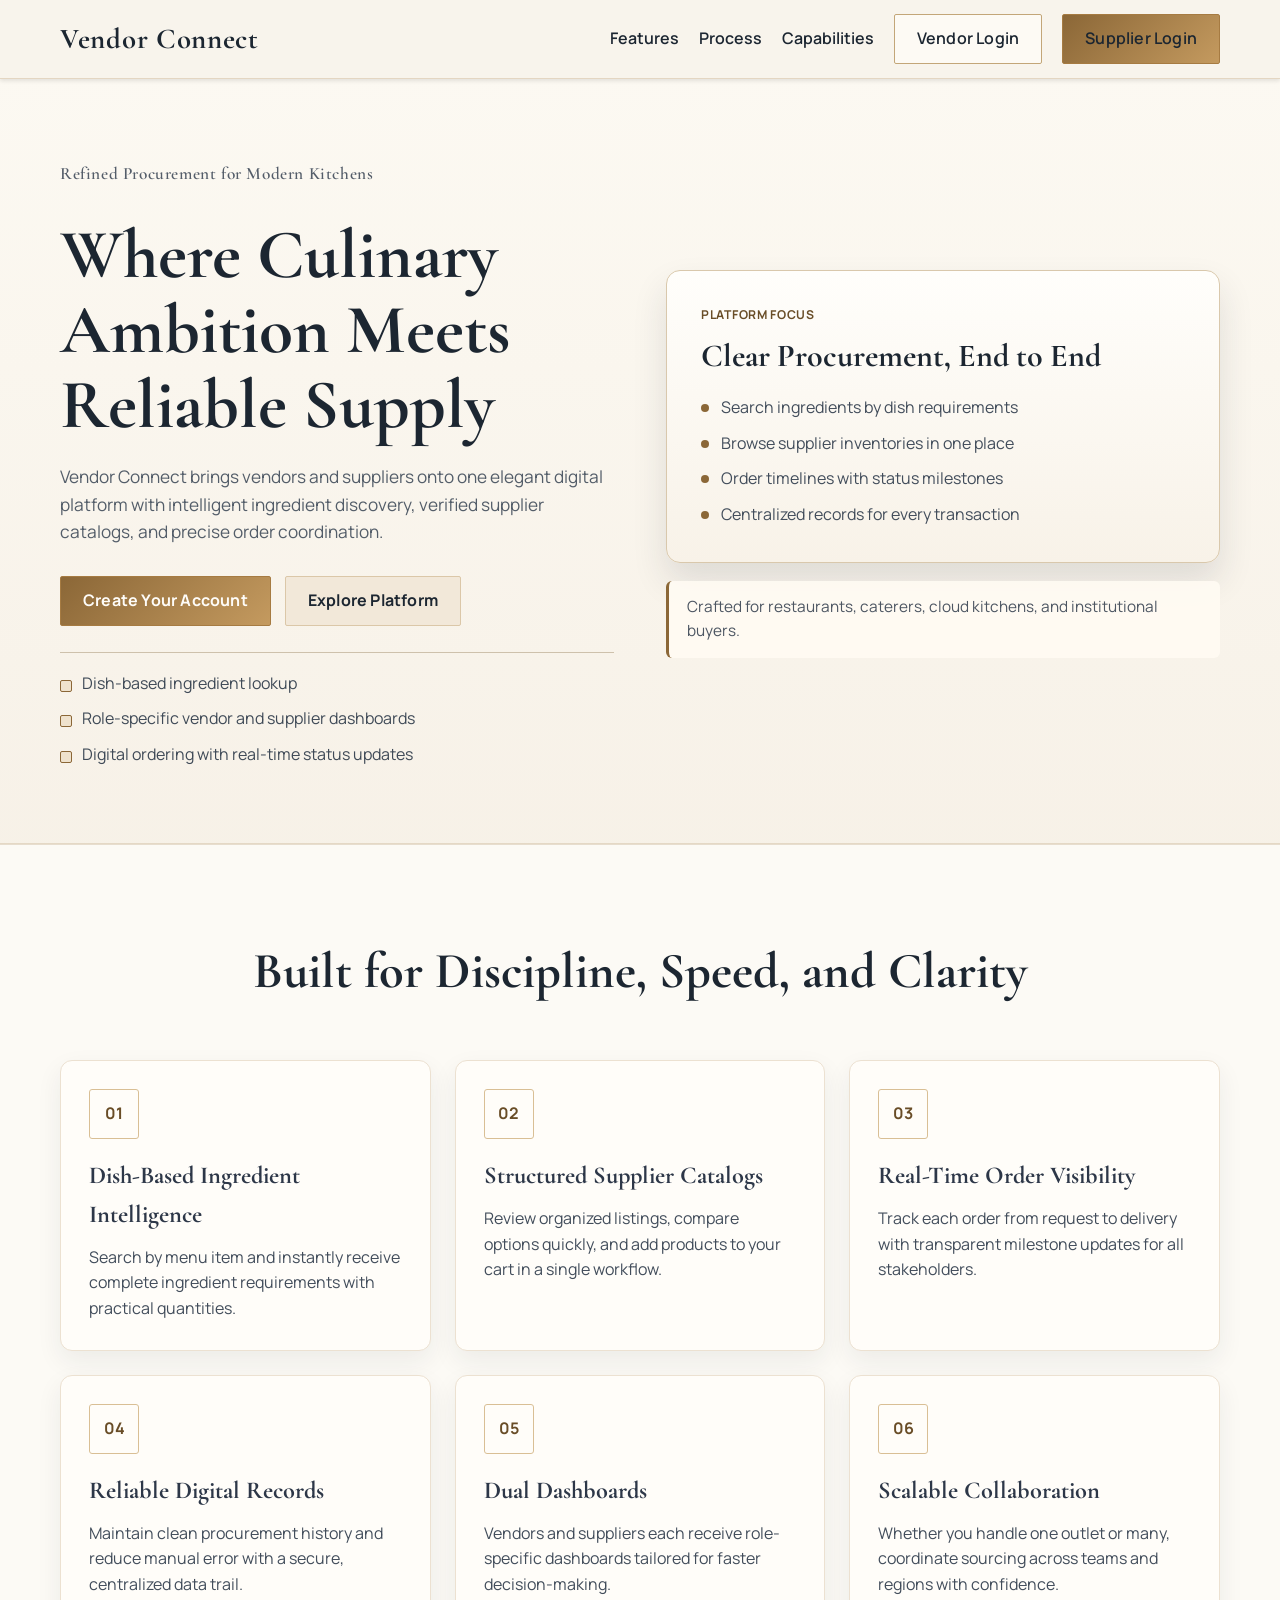
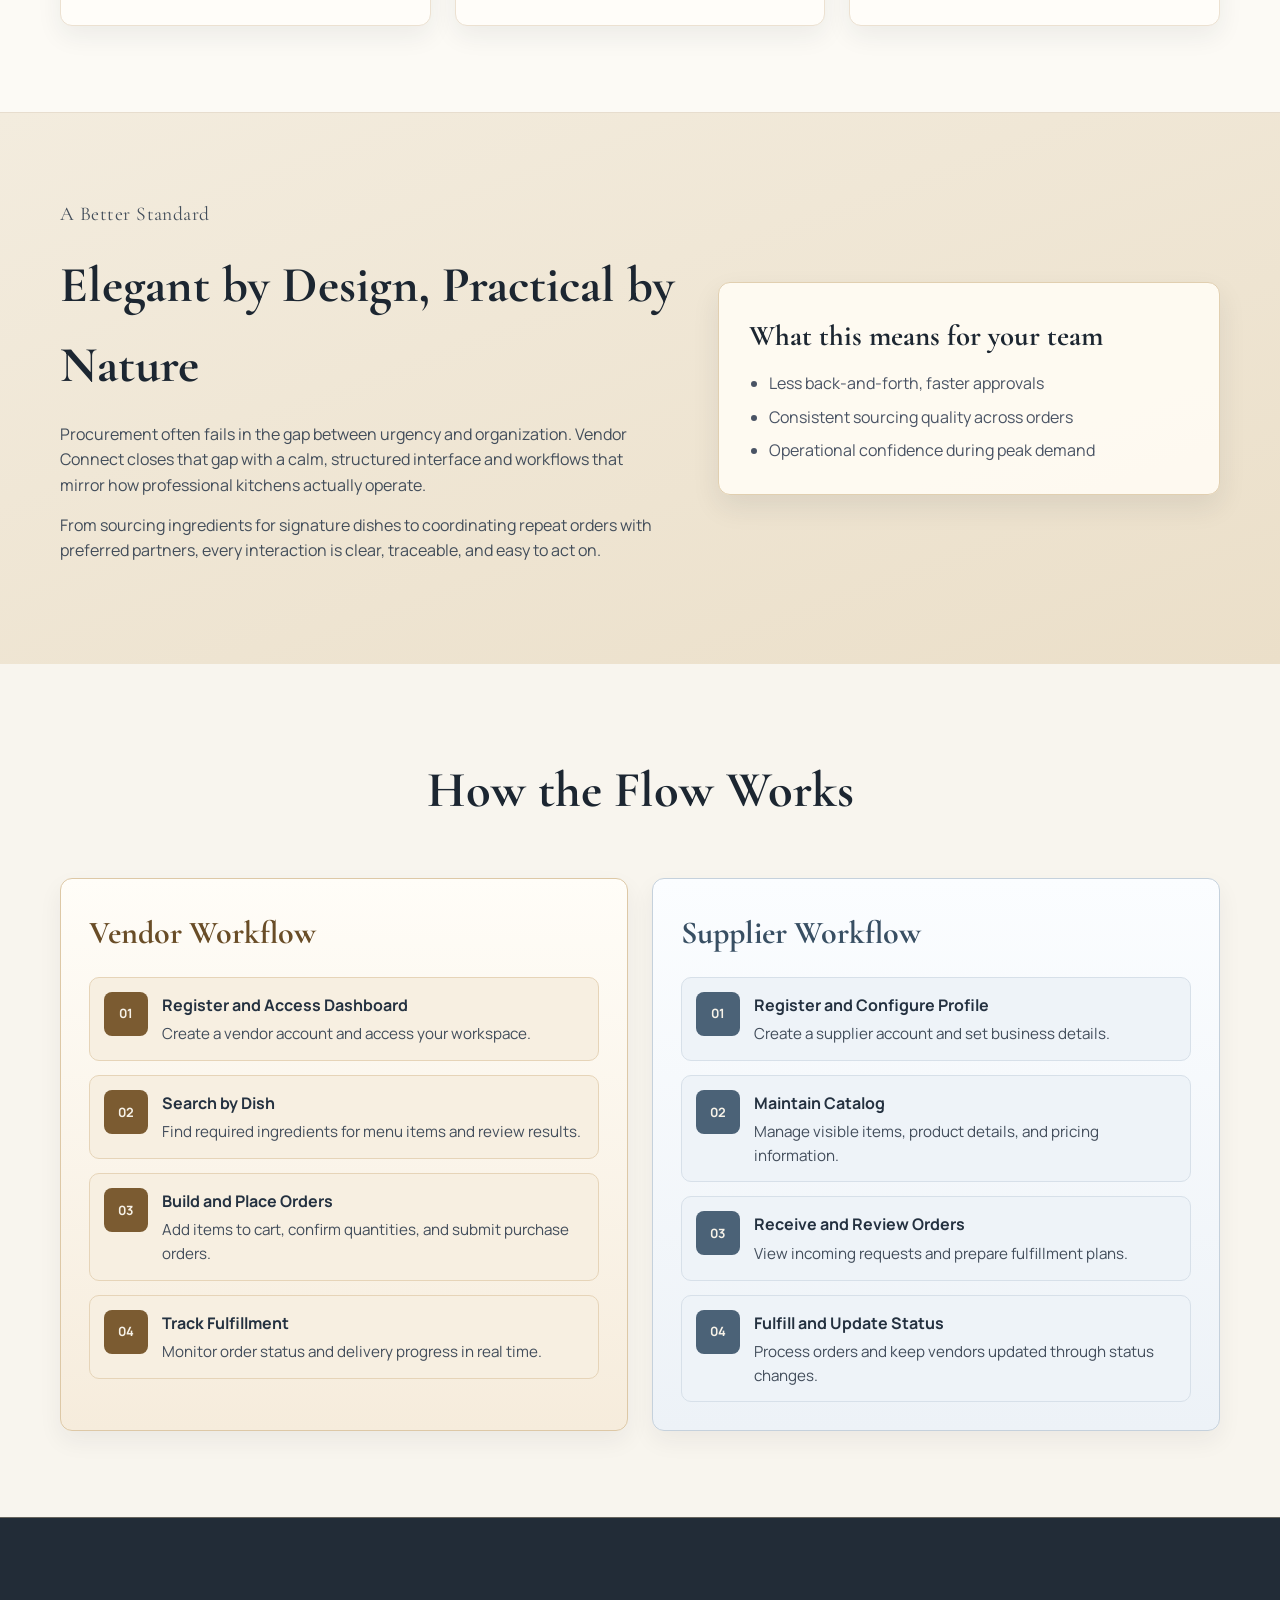
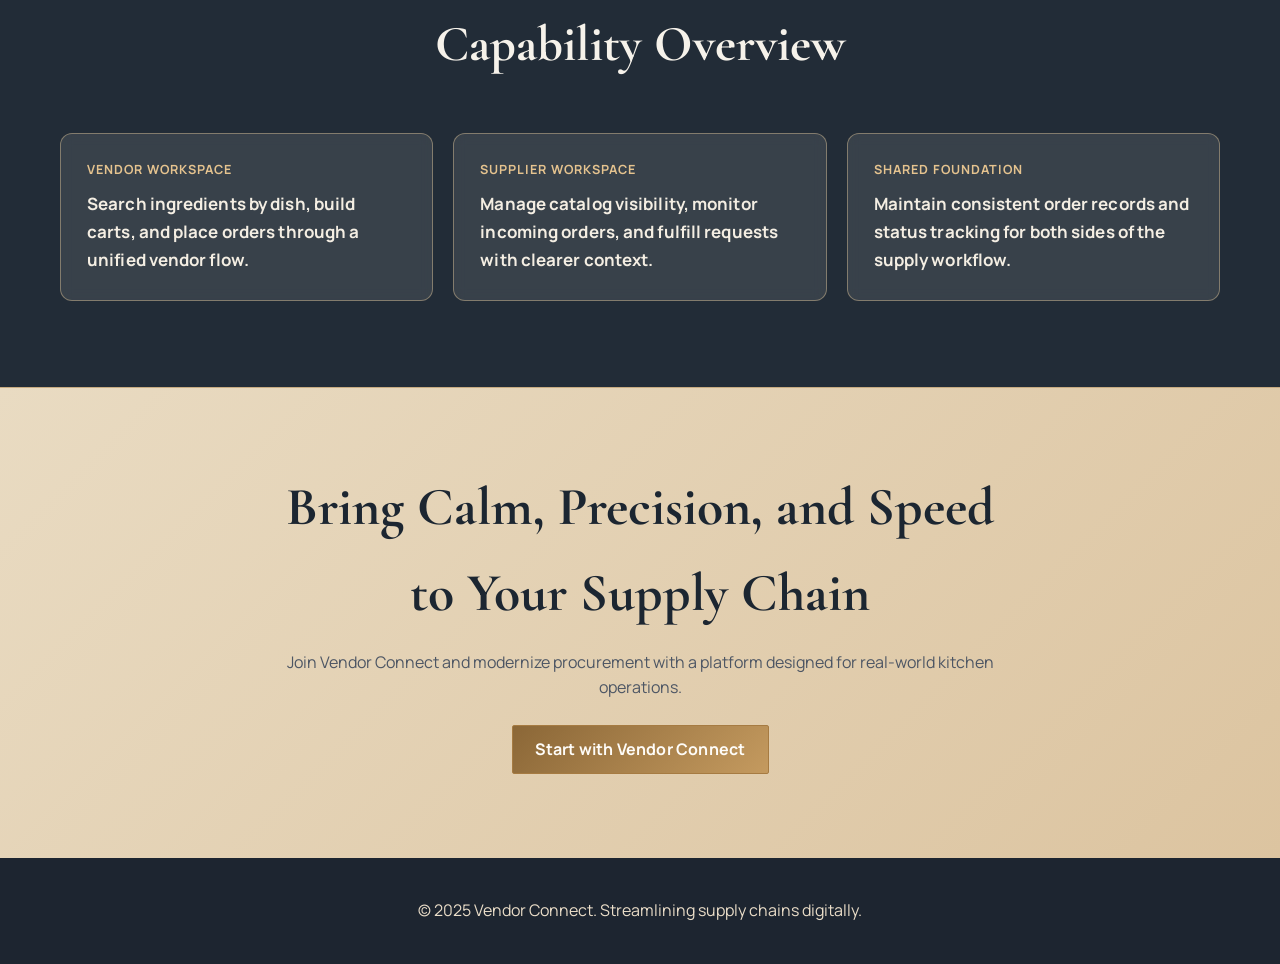
<file: index.html>
<!DOCTYPE html>
<html lang="en">
<head>
    <meta charset="UTF-8">
    <meta name="viewport" content="width=device-width, initial-scale=1.0">
    <title>Vendor Connect - Streamline Your Supply Chain</title>
    <link rel="preconnect" href="https://fonts.googleapis.com">
    <link rel="preconnect" href="https://fonts.gstatic.com" crossorigin>
    <link href="https://fonts.googleapis.com/css2?family=Cormorant+Garamond:wght@400;500;600;700&family=Manrope:wght@400;500;600;700&display=swap" rel="stylesheet">
    <link rel="stylesheet" href="css/styles.css?v=20260411">
    <script src="js/animations.js" defer></script>

</head>
<body class="landing-page">
    <nav class="navbar">
        <div class="nav-container">
            <div class="nav-logo">
                <h2>Vendor Connect</h2>
            </div>
            <div class="nav-menu">
                <a href="#features">Features</a>
                <a href="#process">Process</a>
                <a href="#capabilities">Capabilities</a>
                <a href="vendor-login.html" class="btn btn-outline">Vendor Login</a>
                <a href="supplier-login.html" class="btn btn-primary">Supplier Login</a>
            </div>
        </div>
    </nav>

    <header class="hero">
        <div class="hero-container">
            <div class="hero-content">
                <p class="hero-kicker">Refined Procurement for Modern Kitchens</p>
                <h1>Where Culinary Ambition Meets Reliable Supply</h1>
                <p>Vendor Connect brings vendors and suppliers onto one elegant digital platform with intelligent ingredient discovery, verified supplier catalogs, and precise order coordination.</p>
                <div class="hero-buttons">
                    <a href="register.html" class="btn btn-primary btn-large">Create Your Account</a>
                    <a href="#features" class="btn btn-secondary btn-large">Explore Platform</a>
                </div>
                <div class="hero-highlights animate-on-scroll">
                    <span>Dish-based ingredient lookup</span>
                    <span>Role-specific vendor and supplier dashboards</span>
                    <span>Digital ordering with real-time status updates</span>
                </div>
            </div>
            <div class="hero-image">
                <div class="hero-card animate-on-scroll">
                    <p class="card-label">Platform Focus</p>
                    <h3>Clear Procurement, End to End</h3>
                    <ul>
                        <li>Search ingredients by dish requirements</li>
                        <li>Browse supplier inventories in one place</li>
                        <li>Order timelines with status milestones</li>
                        <li>Centralized records for every transaction</li>
                    </ul>
                </div>
                <div class="hero-note animate-on-scroll">
                    Crafted for restaurants, caterers, cloud kitchens, and institutional buyers.
                </div>
            </div>
        </div>
    </header>

    <section id="features" class="features">
        <div class="container">
            <h2>Built for Discipline, Speed, and Clarity</h2>
            <div class="features-grid">
                <div class="feature-card">
                    <div class="feature-icon">01</div>
                    <h3>Dish-Based Ingredient Intelligence</h3>
                    <p>Search by menu item and instantly receive complete ingredient requirements with practical quantities.</p>
                </div>
                <div class="feature-card">
                    <div class="feature-icon">02</div>
                    <h3>Structured Supplier Catalogs</h3>
                    <p>Review organized listings, compare options quickly, and add products to your cart in a single workflow.</p>
                </div>
                <div class="feature-card">
                    <div class="feature-icon">03</div>
                    <h3>Real-Time Order Visibility</h3>
                    <p>Track each order from request to delivery with transparent milestone updates for all stakeholders.</p>
                </div>
                <div class="feature-card">
                    <div class="feature-icon">04</div>
                    <h3>Reliable Digital Records</h3>
                    <p>Maintain clean procurement history and reduce manual error with a secure, centralized data trail.</p>
                </div>
                <div class="feature-card">
                    <div class="feature-icon">05</div>
                    <h3>Dual Dashboards</h3>
                    <p>Vendors and suppliers each receive role-specific dashboards tailored for faster decision-making.</p>
                </div>
                <div class="feature-card">
                    <div class="feature-icon">06</div>
                    <h3>Scalable Collaboration</h3>
                    <p>Whether you handle one outlet or many, coordinate sourcing across teams and regions with confidence.</p>
                </div>
            </div>
        </div>
    </section>

    <section class="about" id="about">
        <div class="container about-grid">
            <div class="about-copy animate-on-scroll">
                <p class="section-kicker">A Better Standard</p>
                <h2>Elegant by Design, Practical by Nature</h2>
                <p>Procurement often fails in the gap between urgency and organization. Vendor Connect closes that gap with a calm, structured interface and workflows that mirror how professional kitchens actually operate.</p>
                <p>From sourcing ingredients for signature dishes to coordinating repeat orders with preferred partners, every interaction is clear, traceable, and easy to act on.</p>
            </div>
            <div class="about-panel animate-on-scroll">
                <h3>What this means for your team</h3>
                <ul>
                    <li>Less back-and-forth, faster approvals</li>
                    <li>Consistent sourcing quality across orders</li>
                    <li>Operational confidence during peak demand</li>
                </ul>
            </div>
        </div>
    </section>

    <section id="process" class="process">
        <div class="container">
            <h2>How the Flow Works</h2>
            <div class="workflow-grid">
                <article class="workflow-card vendor-workflow animate-on-scroll">
                    <h3>Vendor Workflow</h3>
                    <ol>
                        <li>
                            <span>01</span>
                            <div>
                                <h4>Register and Access Dashboard</h4>
                                <p>Create a vendor account and access your workspace.</p>
                            </div>
                        </li>
                        <li>
                            <span>02</span>
                            <div>
                                <h4>Search by Dish</h4>
                                <p>Find required ingredients for menu items and review results.</p>
                            </div>
                        </li>
                        <li>
                            <span>03</span>
                            <div>
                                <h4>Build and Place Orders</h4>
                                <p>Add items to cart, confirm quantities, and submit purchase orders.</p>
                            </div>
                        </li>
                        <li>
                            <span>04</span>
                            <div>
                                <h4>Track Fulfillment</h4>
                                <p>Monitor order status and delivery progress in real time.</p>
                            </div>
                        </li>
                    </ol>
                </article>

                <article class="workflow-card supplier-workflow animate-on-scroll">
                    <h3>Supplier Workflow</h3>
                    <ol>
                        <li>
                            <span>01</span>
                            <div>
                                <h4>Register and Configure Profile</h4>
                                <p>Create a supplier account and set business details.</p>
                            </div>
                        </li>
                        <li>
                            <span>02</span>
                            <div>
                                <h4>Maintain Catalog</h4>
                                <p>Manage visible items, product details, and pricing information.</p>
                            </div>
                        </li>
                        <li>
                            <span>03</span>
                            <div>
                                <h4>Receive and Review Orders</h4>
                                <p>View incoming requests and prepare fulfillment plans.</p>
                            </div>
                        </li>
                        <li>
                            <span>04</span>
                            <div>
                                <h4>Fulfill and Update Status</h4>
                                <p>Process orders and keep vendors updated through status changes.</p>
                            </div>
                        </li>
                    </ol>
                </article>
            </div>
        </div>
    </section>

    <section id="capabilities" class="testimonials">
        <div class="container">
            <h2>Capability Overview</h2>
            <div class="testimonials-grid">
                <article class="quote animate-on-scroll">
                    <p>Vendor Workspace</p>
                    <h4>Search ingredients by dish, build carts, and place orders through a unified vendor flow.</h4>
                </article>
                <article class="quote animate-on-scroll">
                    <p>Supplier Workspace</p>
                    <h4>Manage catalog visibility, monitor incoming orders, and fulfill requests with clearer context.</h4>
                </article>
                <article class="quote animate-on-scroll">
                    <p>Shared Foundation</p>
                    <h4>Maintain consistent order records and status tracking for both sides of the supply workflow.</h4>
                </article>
            </div>
        </div>
    </section>

    <section class="cta-band">
        <div class="container cta-content animate-on-scroll">
            <h2>Bring Calm, Precision, and Speed to Your Supply Chain</h2>
            <p>Join Vendor Connect and modernize procurement with a platform designed for real-world kitchen operations.</p>
            <a href="register.html" class="btn btn-primary btn-large">Start with Vendor Connect</a>
        </div>
    </section>

    <footer class="footer">
        <div class="container">
            <p>&copy; 2025 Vendor Connect. Streamlining supply chains digitally.</p>
        </div>
    </footer>

    <script src="js/supabase-client.js?v=20260401"></script>
    <script src="js/utils.js"></script>
</body>
</html>
</file>
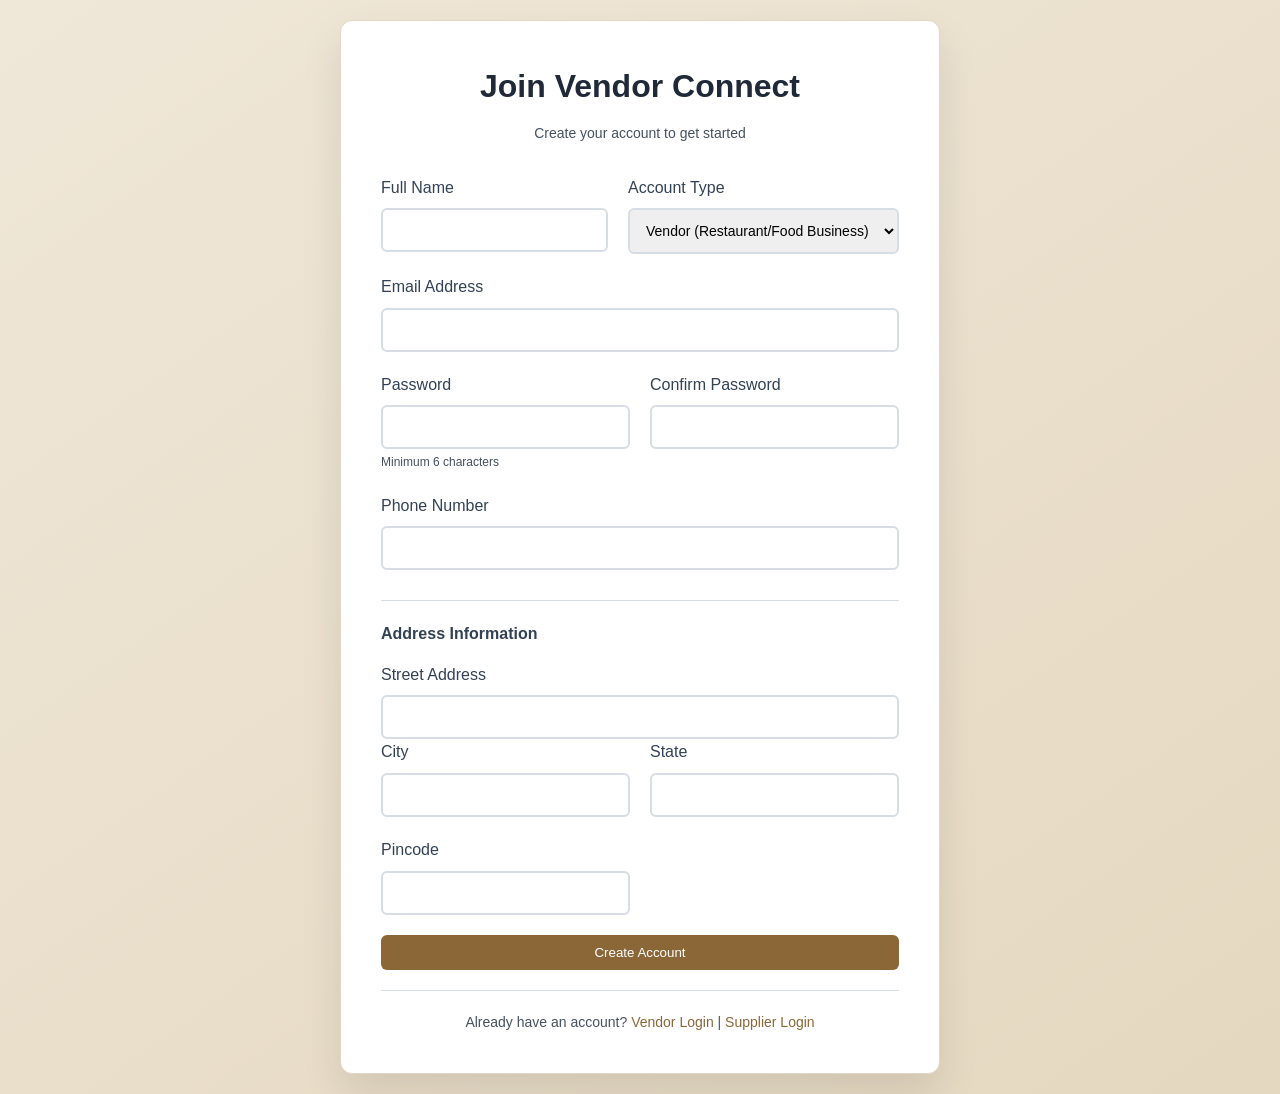
<file: register.html>
<!DOCTYPE html>
<html lang="en">
<head>
    <meta charset="UTF-8">
    <meta name="viewport" content="width=device-width, initial-scale=1.0">
    <title>Register - Vendor Connect</title>
    <link rel="stylesheet" href="css/auth.css">
    <link rel="stylesheet" href="css/styles.css">
    <script src="js/animations.js" defer></script>

</head>
<body class="auth-page">
    <div class="auth-container">
        <div class="auth-card register-card">
            <div class="auth-header">
                <h1>Join Vendor Connect</h1>
                <p>Create your account to get started</p>
            </div>

            <form id="registerForm" class="auth-form">
                <div class="form-row">
                    <div class="form-group">
                        <label for="name">Full Name</label>
                        <input type="text" id="name" name="name" required>
                    </div>
                    
                    <div class="form-group">
                        <label for="userType">Account Type</label>
                        <select id="userType" name="userType" required>
                            <option value="vendor">Vendor (Restaurant/Food Business)</option>
                            <option value="supplier">Supplier (Ingredient Provider)</option>
                        </select>
                    </div>
                </div>

                <div class="form-group">
                    <label for="email">Email Address</label>
                    <input type="email" id="email" name="email" required>
                </div>

                <div class="form-row">
                    <div class="form-group">
                        <label for="password">Password</label>
                        <input type="password" id="password" name="password" required minlength="6">
                        <small>Minimum 6 characters</small>
                    </div>
                    
                    <div class="form-group">
                        <label for="confirmPassword">Confirm Password</label>
                        <input type="password" id="confirmPassword" name="confirmPassword" required>
                    </div>
                </div>

                <div class="form-group">
                    <label for="phone">Phone Number</label>
                    <input type="tel" id="phone" name="phone" required>
                </div>

                <div id="businessNameGroup" class="form-group hidden">
                    <label for="businessName">Business Name</label>
                    <input type="text" id="businessName" name="businessName">
                </div>

                <div class="address-section">
                    <h4>Address Information</h4>
                    <div class="form-group">
                        <label for="street">Street Address</label>
                        <input type="text" id="street" name="street">
                    </div>
                    
                    <div class="form-row">
                        <div class="form-group">
                            <label for="city">City</label>
                            <input type="text" id="city" name="city">
                        </div>
                        
                        <div class="form-group">
                            <label for="state">State</label>
                            <input type="text" id="state" name="state">
                        </div>
                        
                        <div class="form-group">
                            <label for="pincode">Pincode</label>
                            <input type="text" id="pincode" name="pincode" pattern="[0-9]{6}">
                        </div>
                    </div>
                </div>
                
                <button type="submit" class="btn btn-primary btn-full">
                    <span id="registerText">Create Account</span>
                    <span id="registerSpinner" class="spinner hidden">Creating Account...</span>
                </button>
            </form>

            <div class="auth-links">
                <p>Already have an account? 
                    <a href="vendor-login.html">Vendor Login</a> | 
                    <a href="supplier-login.html">Supplier Login</a>
                </p>
            </div>
        </div>
    </div>

    <div id="errorMessage" class="error-message hidden"></div>
    <div id="successMessage" class="success-message hidden"></div>

    <script src="js/supabase-client.js?v=20260401"></script>
    <script>
    document.addEventListener('DOMContentLoaded', function() {
        const form = document.getElementById('registerForm');
        const userTypeSelect = document.getElementById('userType');
        const businessNameGroup = document.getElementById('businessNameGroup');
        const businessNameInput = document.getElementById('businessName');

        // Show/hide business name field
        userTypeSelect.addEventListener('change', function() {
            if (this.value === 'supplier') {
                businessNameGroup.classList.remove('hidden');
                businessNameInput.required = true;
            } else {
                businessNameGroup.classList.add('hidden');
                businessNameInput.required = false;
            }
        });

        form.addEventListener('submit', async function(e) {
            e.preventDefault();
            
            const formData = new FormData(form);
            const password = formData.get('password');
            const confirmPassword = formData.get('confirmPassword');

            if (password !== confirmPassword) {
                alert('Passwords do not match');
                return;
            }

            const submitBtn = form.querySelector('button[type="submit"]');
            const registerText = document.getElementById('registerText');
            const registerSpinner = document.getElementById('registerSpinner');
            submitBtn.disabled = true;
            registerText.classList.add('hidden');
            registerSpinner.classList.remove('hidden');
            
            try {
                const email = formData.get('email');
                const name = formData.get('name');
                const userType = formData.get('userType');
                const phone = formData.get('phone');
                const businessName = formData.get('businessName');
                
                console.log('=== REGISTRATION DEBUG START ===');
                console.log('Email:', email);
                console.log('Name:', name);
                console.log('User Type:', userType);
                console.log('Phone:', phone);
                console.log('Business Name:', businessName);

                // Step 1: Sign up with Supabase
                console.log('Step 1: Creating auth user...');
                const authResponse = await fetch(`${SUPABASE_URL}/auth/v1/signup`, {
                    method: 'POST',
                    headers: {
                        'Content-Type': 'application/json',
                        'apikey': SUPABASE_ANON_KEY
                    },
                    body: JSON.stringify({
                        email: email,
                        password: password,
                        data: {
                            name: name,
                            user_type: userType
                        }
                    })
                });

                const authResult = await authResponse.json();
                console.log('Auth response status:', authResponse.status);
                console.log('Auth result:', authResult);

                if (authResult.error) {
                    throw new Error(`Auth error: ${authResult.error.message}`);
                }

                if (!authResponse.ok) {
                    throw new Error('Signup failed. Please try again.');
                }

                if (!authResult.user) {
                    console.log('ℹ️ Signup accepted but user object was not returned.');
                    alert('Registration submitted. Please verify your email, then log in.');

                    setTimeout(() => {
                        if (userType === 'vendor') {
                            window.location.href = 'vendor-login.html';
                        } else {
                            window.location.href = 'supplier-login.html';
                        }
                    }, 2000);
                    return;
                }

                console.log('✅ Auth user created with ID:', authResult.user.id);

                // Step 2: Create profile
                console.log('Step 2: Creating user profile...');
                const profileData = {
                    id: authResult.user.id,
                    name: name,
                    user_type: userType,
                    phone: phone || '',
                    business_name: userType === 'supplier' ? businessName : null,
                    address_street: formData.get('street'),
                    address_city: formData.get('city'),
                    address_state: formData.get('state'),
                    address_pincode: formData.get('pincode'),
                    is_active: true
                };

                console.log('Profile data to insert:', profileData);

                if (authResult.access_token) {
                    const profileResponse = await fetch(`${SUPABASE_URL}/rest/v1/user_profiles`, {
                        method: 'POST',
                        headers: {
                            'Content-Type': 'application/json',
                            'apikey': SUPABASE_ANON_KEY,
                            'Authorization': `Bearer ${authResult.access_token}`,
                            'Prefer': 'return=representation'
                        },
                        body: JSON.stringify(profileData)
                    });

                    console.log('Profile response status:', profileResponse.status);

                    const profileText = await profileResponse.text();
                    console.log('Profile response text:', profileText);

                    if (!profileResponse.ok) {
                        console.error('❌ Profile creation failed');
                        console.error('Status:', profileResponse.status);
                        console.error('Response:', profileText);
                        alert('Registration completed, but profile setup is pending. Please log in once to finish setup.');
                    } else {
                        console.log('✅ Profile created successfully');
                        alert('Registration successful! You can now log in.');
                    }
                } else {
                    console.log('ℹ️ Signup succeeded without active session token (email confirmation likely required).');
                    alert('Registration successful! Please verify your email, then log in.');
                }

                console.log('=== REGISTRATION DEBUG END ===');
                
                // Redirect to login
                setTimeout(() => {
                    if (userType === 'vendor') {
                        window.location.href = 'vendor-login.html';
                    } else {
                        window.location.href = 'supplier-login.html';
                    }
                }, 2000);
                
            } catch (error) {
                console.error('❌ Registration failed:', error);
                alert(`Registration failed: ${error.message}`);
            } finally {
                submitBtn.disabled = false;
                registerText.classList.remove('hidden');
                registerSpinner.classList.add('hidden');
            }
        });
    });
    </script>


</body>
</html>
</file>
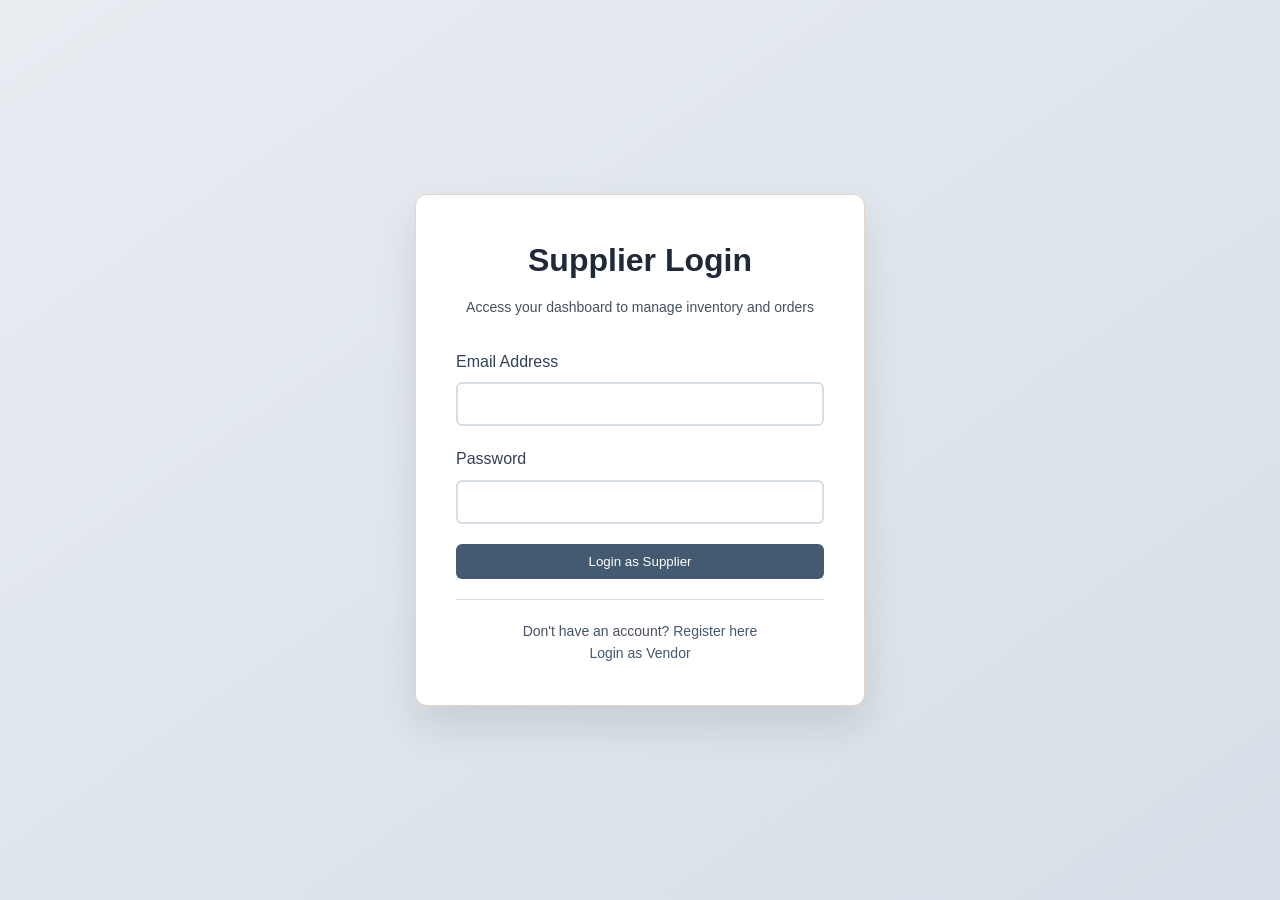
<file: supplier-dashboard.html>
<!DOCTYPE html>
<html lang="en">
<head>
    <meta charset="UTF-8">
    <meta name="viewport" content="width=device-width, initial-scale=1.0">
    <title>Supplier Dashboard - Vendor Connect</title>
    <link rel="stylesheet" href="css/dashboard.css">
    <link rel="stylesheet" href="css/styles.css">
    <script src="js/animations.js" defer></script>

</head>
<body class="role-supplier dashboard-page">
    <nav class="dashboard-nav">
        <div class="nav-brand">
            <h2>Vendor Connect</h2>
        </div>
        <div class="nav-user">
            <span id="userName">Loading...</span>
            <button id="logoutBtn" class="btn btn-outline">Logout</button>
        </div>
    </nav>

    <div class="dashboard-container">
        <aside class="sidebar">
            <div class="sidebar-menu">
                <button class="menu-item active" data-tab="overview">
                    <span class="menu-icon">📊</span>
                    Overview
                </button>
                <button class="menu-item" data-tab="inventory">
                    <span class="menu-icon">📦</span>
                    Inventory
                </button>
                <button class="menu-item" data-tab="orders">
                    <span class="menu-icon">📋</span>
                    Orders <span id="ordersCount" class="orders-count">0</span>
                </button>
                <button class="menu-item" data-tab="add-item">
                    <span class="menu-icon">➕</span>
                    Add Item
                </button>
                <button class="menu-item" data-tab="profile">
                    <span class="menu-icon">👤</span>
                    Profile
                </button>
            </div>
        </aside>

        <main class="main-content">
            <!-- Overview Tab -->
            <div id="overviewTab" class="tab-content active">
                <div class="content-header">
                    <h1>Dashboard Overview</h1>
                    <p>Welcome back to your supplier dashboard</p>
                </div>

                <div class="stats-grid">
                    <div class="stat-card">
                        <div class="stat-icon">📦</div>
                        <div class="stat-info">
                            <h3 id="totalItems">0</h3>
                            <p>Total Items</p>
                        </div>
                    </div>
                    <div class="stat-card">
                        <div class="stat-icon">📋</div>
                        <div class="stat-info">
                            <h3 id="pendingOrders">0</h3>
                            <p>Pending Orders</p>
                        </div>
                    </div>
                    <div class="stat-card">
                        <div class="stat-icon">💰</div>
                        <div class="stat-info">
                            <h3 id="totalRevenue">₹0</h3>
                            <p>Total Revenue</p>
                        </div>
                    </div>
                    <div class="stat-card">
                        <div class="stat-icon">✅</div>
                        <div class="stat-info">
                            <h3 id="completedOrders">0</h3>
                            <p>Completed Orders</p>
                        </div>
                    </div>
                </div>

                <div class="recent-section">
                    <h2>Recent Orders</h2>
                    <div id="recentOrders" class="recent-orders">
                        <!-- Recent orders will be populated here -->
                    </div>
                </div>
            </div>

            <!-- Inventory Tab -->
            <div id="inventoryTab" class="tab-content">
                <div class="content-header">
                    <h1>Inventory Management</h1>
                    <p>Manage your products and stock levels</p>
                </div>

                <div class="inventory-controls">
                    <div class="search-filter">
                        <input type="text" id="inventorySearch" placeholder="Search items...">
                        <button type="button" id="inventorySearchBtn" class="btn btn-primary">Search</button>
                        <select id="categoryFilter">
                            <option value="">All Categories</option>
                            <option value="vegetables">Vegetables</option>
                            <option value="fruits">Fruits</option>
                            <option value="grains">Grains</option>
                            <option value="spices">Spices</option>
                            <option value="dairy">Dairy</option>
                            <option value="meat">Meat</option>
                        </select>
                    </div>
                </div>

                <div id="inventoryGrid" class="inventory-grid">
                    <!-- Inventory items will be populated here -->
                </div>
            </div>

            <!-- Orders Tab -->
            <div id="ordersTab" class="tab-content">
                <div class="content-header">
                    <h1>Order Management</h1>
                    <p>View and manage incoming orders</p>
                </div>

                <div class="orders-filter">
                    <select id="orderStatusFilter">
                        <option value="">All Orders</option>
                        <option value="pending">Pending</option>
                        <option value="confirmed">Confirmed</option>
                        <option value="preparing">Preparing</option>
                        <option value="ready">Ready</option>
                        <option value="delivered">Delivered</option>
                    </select>
                </div>

                <div id="ordersList" class="orders-list">
                    <!-- Orders will be populated here -->
                </div>
            </div>

            <!-- Add Item Tab -->
            <div id="add-itemTab" class="tab-content">
                <div class="content-header">
                    <h1>Add New Item</h1>
                    <p>Add products to your inventory</p>
                </div>

                <form id="addItemForm" class="add-item-form">
                    <input type="hidden" id="itemId" name="item_id" value="">
                    <div class="form-row">
                        <div class="form-group">
                            <label for="itemName">Item Name</label>
                            <input type="text" id="itemName" name="name" required>
                        </div>
                        
                        <div class="form-group">
                            <label for="itemCategory">Category</label>
                            <select id="itemCategory" name="category" required>
                                <option value="">Select Category</option>
                                <option value="vegetables">Vegetables</option>
                                <option value="fruits">Fruits</option>
                                <option value="grains">Grains</option>
                                <option value="spices">Spices</option>
                                <option value="dairy">Dairy</option>
                                <option value="meat">Meat</option>
                                <option value="seafood">Seafood</option>
                                <option value="beverages">Beverages</option>
                                <option value="other">Other</option>
                            </select>
                        </div>
                    </div>

                    <div class="form-row">
                        <div class="form-group">
                            <label for="itemPrice">Price</label>
                            <input type="number" id="itemPrice" name="price" step="0.01" min="0" required>
                        </div>
                        
                        <div class="form-group">
                            <label for="itemUnit">Unit</label>
                            <select id="itemUnit" name="unit" required>
                                <option value="kg">Kilogram (kg)</option>
                                <option value="g">Gram (g)</option>
                                <option value="piece">Piece</option>
                                <option value="liter">Liter</option>
                                <option value="ml">Milliliter (ml)</option>
                                <option value="dozen">Dozen</option>
                                <option value="packet">Packet</option>
                                <option value="box">Box</option>
                            </select>
                        </div>
                    </div>

                    <div class="form-group">
                        <label for="itemDescription">Description</label>
                        <textarea id="itemDescription" name="description" rows="3"></textarea>
                    </div>

                    <div class="form-row">
                        <div class="form-group">
                            <label for="stockQuantity">Stock Quantity</label>
                            <input type="number" id="stockQuantity" name="stock_quantity" min="0" value="0">
                        </div>
                        
                        <div class="form-group">
                            <label for="minimumOrder">Minimum Order</label>
                            <input type="number" id="minimumOrder" name="minimum_order" min="1" value="1">
                        </div>
                    </div>

                    <button type="submit" class="btn btn-primary btn-large">
                        <span id="addItemText">Add Item</span>
                        <span id="addItemSpinner" class="spinner hidden">Adding Item...</span>
                    </button>
                </form>
            </div>

            <!-- Profile Tab -->
            <div id="profileTab" class="tab-content">
                <div class="content-header">
                    <h1>Profile Settings</h1>
                    <p>Manage your account information</p>
                </div>

                <form id="profileForm" class="profile-form">
                    <div class="form-row">
                        <div class="form-group">
                            <label for="profileName">Name</label>
                            <input type="text" id="profileName" name="name">
                        </div>
                        
                        <div class="form-group">
                            <label for="profilePhone">Phone</label>
                            <input type="tel" id="profilePhone" name="phone">
                        </div>
                    </div>

                    <div class="form-group">
                        <label for="profileBusinessName">Business Name</label>
                        <input type="text" id="profileBusinessName" name="business_name">
                    </div>

                    <div class="address-section">
                        <h4>Address</h4>
                        <div class="form-group">
                            <label for="profileStreet">Street Address</label>
                            <input type="text" id="profileStreet" name="address_street">
                        </div>
                        
                        <div class="form-row">
                            <div class="form-group">
                                <label for="profileCity">City</label>
                                <input type="text" id="profileCity" name="address_city">
                            </div>
                            
                            <div class="form-group">
                                <label for="profileState">State</label>
                                <input type="text" id="profileState" name="address_state">
                            </div>
                            
                            <div class="form-group">
                                <label for="profilePincode">Pincode</label>
                                <input type="text" id="profilePincode" name="address_pincode">
                            </div>
                        </div>
                    </div>

                    <button type="submit" class="btn btn-primary">Update Profile</button>
                </form>
            </div>
        </main>
    </div>

    <script src="js/supabase-client.js?v=20260401"></script>
    <script src="js/supplier.js"></script>
</body>
</html>
</file>
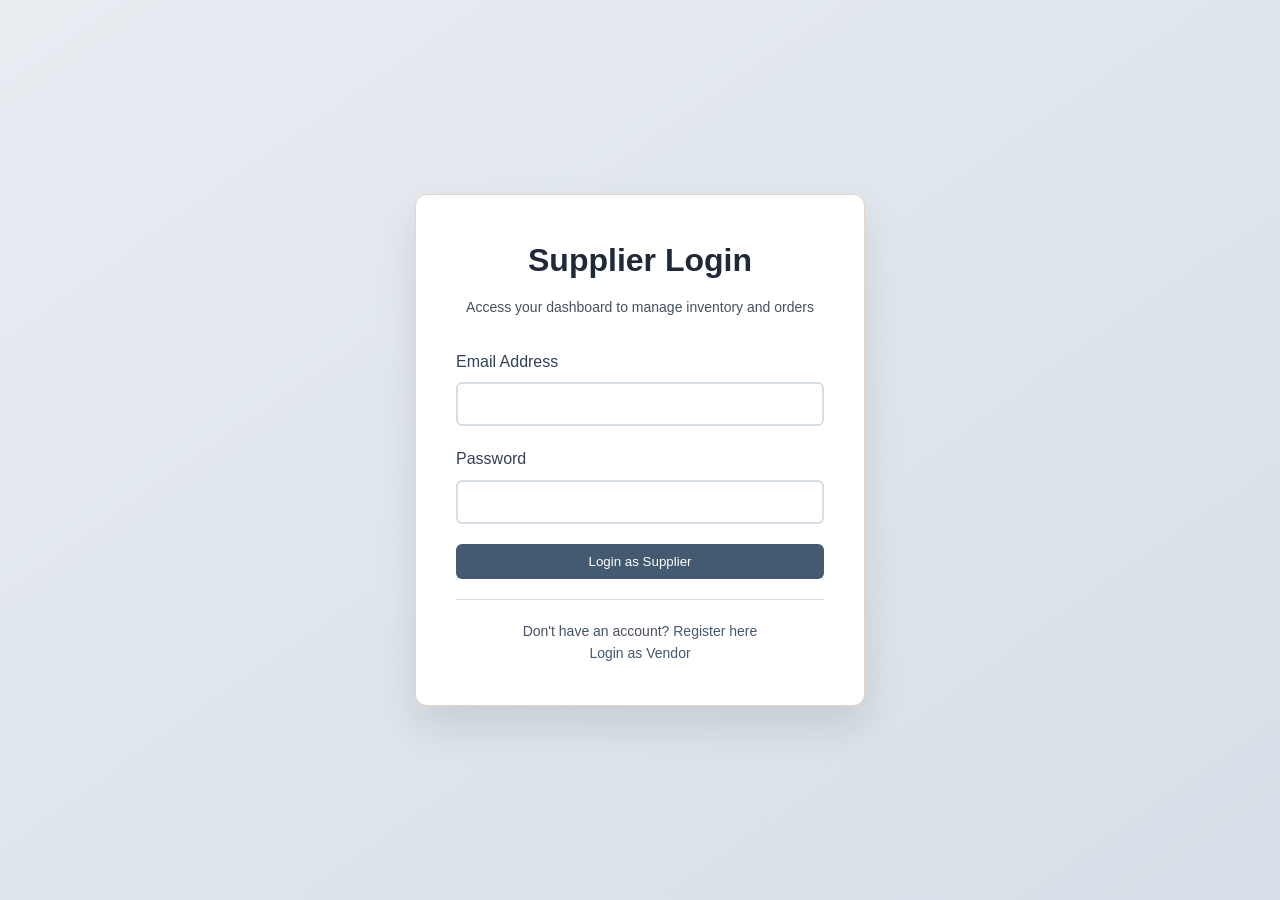
<file: supplier-login.html>
<!DOCTYPE html>
<html lang="en">
<head>
    <meta charset="UTF-8">
    <meta name="viewport" content="width=device-width, initial-scale=1.0">
    <title>Supplier Login - Vendor Connect</title>
    <link rel="stylesheet" href="css/auth.css">
    <link rel="stylesheet" href="css/styles.css">
</head>
<body class="role-supplier auth-page">
    <div class="auth-container">
        <div class="auth-card">
            <div class="auth-header">
                <h1>Supplier Login</h1>
                <p>Access your dashboard to manage inventory and orders</p>
            </div>

            <form id="supplierLoginForm" class="auth-form">
                <div class="form-group">
                    <label for="email">Email Address</label>
                    <input type="email" id="email" name="email" required>
                </div>

                <div class="form-group">
                    <label for="password">Password</label>
                    <input type="password" id="password" name="password" required>
                </div>

                <button type="submit" class="btn btn-primary btn-full">
                    <span id="loginText">Login as Supplier</span>
                    <span id="loginSpinner" class="spinner hidden">Logging in...</span>
                </button>
            </form>

            <div class="auth-links">
                <p>Don't have an account? <a href="register.html">Register here</a></p>
                <p><a href="vendor-login.html">Login as Vendor</a></p>
            </div>
        </div>
    </div>

    <div id="errorMessage" class="error-message hidden"></div>

    <script src="js/supabase-client.js?v=20260401"></script>
    <script>
        document.addEventListener('DOMContentLoaded', function() {
            const form = document.getElementById('supplierLoginForm');
            const errorDiv = document.getElementById('errorMessage');
            const loginText = document.getElementById('loginText');
            const loginSpinner = document.getElementById('loginSpinner');

            form.addEventListener('submit', async function(e) {
                e.preventDefault();
                
                const email = document.getElementById('email').value;
                const password = document.getElementById('password').value;

                // Show loading state
                loginText.classList.add('hidden');
                loginSpinner.classList.remove('hidden');
                
                try {
                    const result = await supabase.auth.signIn(email, password);
                    
                    if (result.error) {
                        throw new Error(result.error.message);
                    }

                    // Get user profile
                    const profile = await supabase.database
                        .from('user_profiles')
                        .select()
                        .eq('id', result.user.id)
                        .execute();

                    if (profile.length > 0 && profile[0].user_type === 'supplier') {
                        localStorage.setItem('user_profile', JSON.stringify(profile[0]));
                        window.location.href = 'supplier-dashboard.html';
                    } else {
                        throw new Error('Invalid supplier account');
                    }
                } catch (error) {
                    showError(error.message);
                } finally {
                    loginText.classList.remove('hidden');
                    loginSpinner.classList.add('hidden');
                }
            });

            function showError(message) {
                errorDiv.textContent = message;
                errorDiv.classList.remove('hidden');
                setTimeout(() => {
                    errorDiv.classList.add('hidden');
                }, 5000);
            }
        });
    </script>
</body>
</html>
</file>
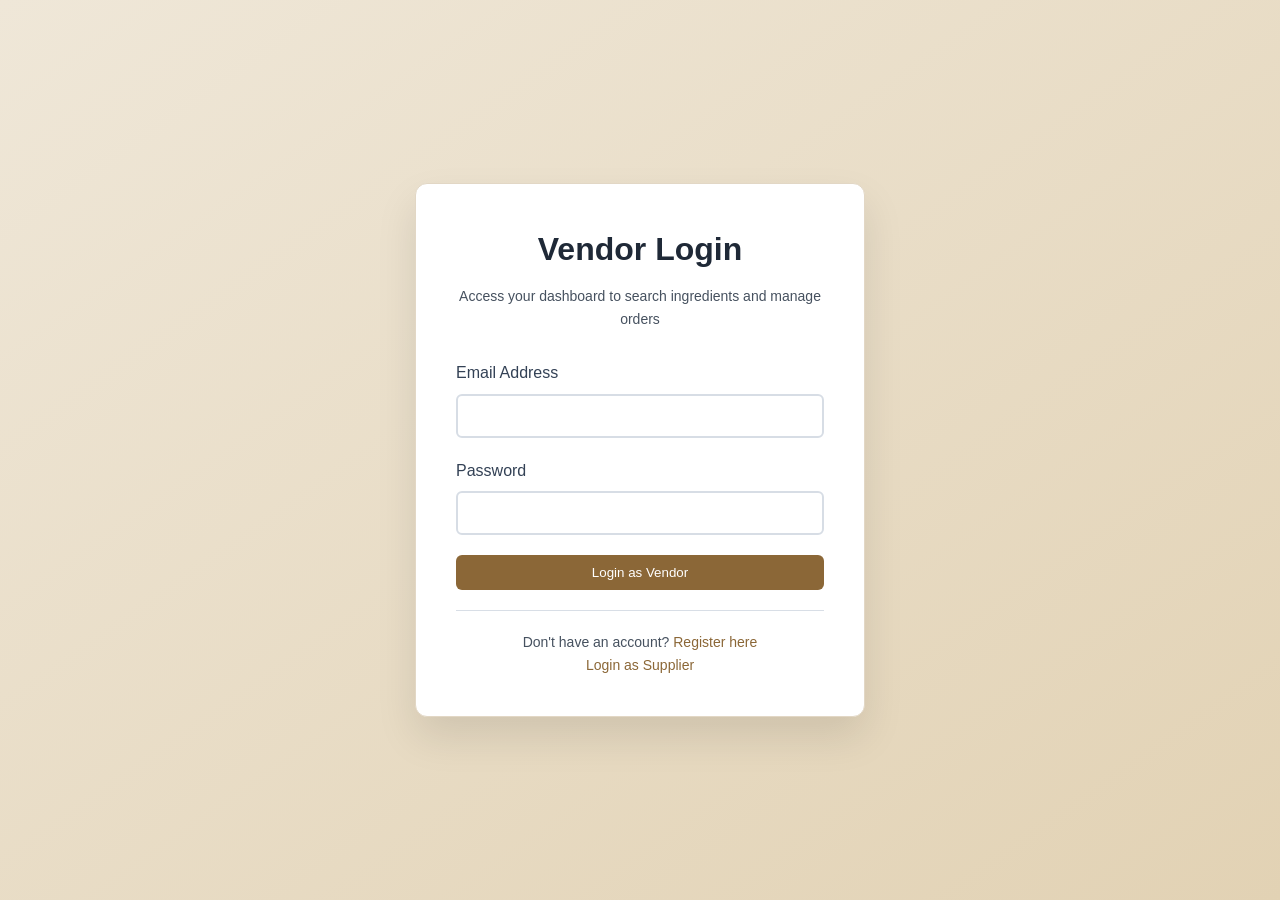
<file: vendor-dashboard.html>
<!DOCTYPE html>
<html lang="en">
<head>
    <meta charset="UTF-8">
    <meta name="viewport" content="width=device-width, initial-scale=1.0">
    <title>Vendor Dashboard - Vendor Connect</title>
    <link rel="stylesheet" href="css/dashboard.css">
    <link rel="stylesheet" href="css/styles.css">
    <script src="js/animations.js" defer></script>

</head>
<body class="role-vendor dashboard-page">
    <nav class="dashboard-nav">
        <div class="nav-brand">
            <h2>Vendor Connect</h2>
        </div>
        <div class="nav-user">
            <span id="userName">Loading...</span>
            <button id="logoutBtn" class="btn btn-outline">Logout</button>
        </div>
    </nav>

    <div class="dashboard-container">
        <aside class="sidebar">
            <div class="sidebar-menu">
                <button class="menu-item active" data-tab="search">
                    <span class="menu-icon">🔍</span>
                    Search by Dish
                </button>
                <button class="menu-item" data-tab="browse">
                    <span class="menu-icon">📋</span>
                    Browse Items
                </button>
                <button class="menu-item" data-tab="cart">
                    <span class="menu-icon">🛒</span>
                    Cart <span id="cartCount" class="cart-count">0</span>
                </button>
                <button class="menu-item" data-tab="orders">
                    <span class="menu-icon">📦</span>
                    My Orders
                </button>
            </div>
        </aside>

        <main class="main-content">
            <!-- Search Tab -->
            <div id="searchTab" class="tab-content active">
                <div class="content-header">
                    <h1>Search Ingredients by Dish</h1>
                    <p>Enter any dish name to get a complete list of ingredients</p>
                </div>

                <div class="search-section">
                    <div class="search-box">
                        <input type="text" id="dishInput" placeholder="Enter dish name (e.g., Chicken Curry, Pasta Carbonara)">
                        <div class="search-actions">
                            <button id="searchBtn" class="btn btn-primary">Search</button>
                            <button id="getRecipeBtn" class="btn btn-outline hidden" type="button">Get Recipe</button>
                        </div>
                    </div>
                </div>

                <div id="ingredientsResult" class="ingredients-section hidden">
                    <div class="ingredients-header">
                        <h3>Ingredients for "<span id="dishName"></span>"</h3>
                        <button id="addAllBtn" class="btn btn-success" disabled>
                            Add Selected to Cart (<span id="selectedCount">0</span>)
                        </button>
                    </div>

                    <div id="ingredientsList" class="ingredients-grid">
                        <!-- Ingredients will be populated here -->
                    </div>
                </div>

                <div id="searchSpinner" class="spinner-section hidden">
                    <div class="spinner">Searching ingredients...</div>
                </div>

                <div id="recipeModal" class="recipe-modal hidden" role="dialog" aria-modal="true" aria-labelledby="recipeTitle">
                    <div class="recipe-card-modal">
                        <button id="closeRecipeModal" class="recipe-close-btn" type="button" aria-label="Close recipe card">×</button>
                        <div class="recipe-card-content">
                            <h3 id="recipeTitle"></h3>
                            <p id="recipeMeta" class="recipe-meta hidden"></p>
                            <h4>Ingredients</h4>
                            <ul id="recipeIngredients"></ul>
                            <h4 id="recipeInstructionsHeading" class="hidden">Recipe Steps</h4>
                            <ol id="recipeSteps"></ol>
                        </div>
                    </div>
                </div>
            </div>

            <!-- Browse Tab -->
            <div id="browseTab" class="tab-content">
                <div class="content-header">
                    <h1>Browse Supplier Items</h1>
                    <p>Explore items from all suppliers</p>
                </div>

                <div class="filters-section">
                    <input type="text" id="browseSearchInput" placeholder="Search items...">
                    <button id="browseSearchBtn" class="btn btn-primary" type="button">Search</button>
                    <select id="categoryFilter">
                        <option value="">All Categories</option>
                        <option value="vegetables">Vegetables</option>
                        <option value="fruits">Fruits</option>
                        <option value="grains">Grains</option>
                        <option value="spices">Spices</option>
                        <option value="dairy">Dairy</option>
                        <option value="meat">Meat</option>
                    </select>
                </div>

                <div id="itemsGrid" class="items-grid">
                    <!-- Items will be populated here -->
                </div>
            </div>

            <!-- Cart Tab -->
            <div id="cartTab" class="tab-content">
                <div class="content-header">
                    <h1>Shopping Cart</h1>
                    <p>Review your selected items</p>
                </div>

                <div id="cartItems" class="cart-section">
                    <!-- Cart items will be populated here -->
                </div>

                <div class="cart-footer">
                    <div class="cart-total">
                        <h3>Total: ₹<span id="cartTotal">0</span></h3>
                    </div>
                    <button id="checkoutBtn" class="btn btn-primary btn-large">Place Order</button>
                </div>
            </div>

            <!-- Orders Tab -->
            <div id="ordersTab" class="tab-content">
                <div class="content-header">
                    <h1>My Orders</h1>
                    <p>Track your order history</p>
                </div>

                <div id="ordersList" class="orders-list">
                    <!-- Orders will be populated here -->
                </div>
            </div>
        </main>
    </div>

    <script src="js/supabase-client.js?v=20260401"></script>
    <script src="js/vendor.js"></script>
</body>
</html>
</file>
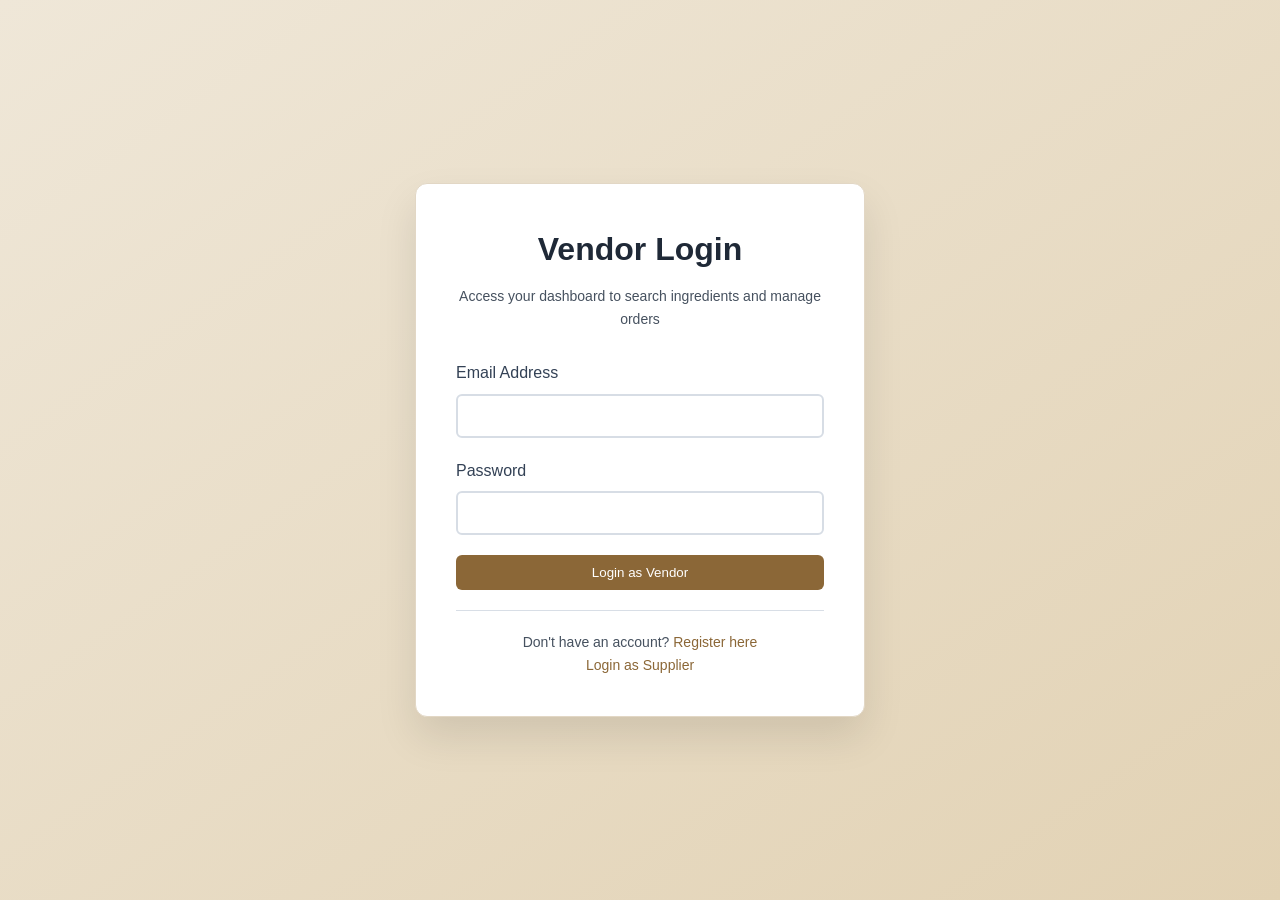
<file: vendor-login.html>
<!DOCTYPE html>
<html lang="en">
<head>
    <meta charset="UTF-8">
    <meta name="viewport" content="width=device-width, initial-scale=1.0">
    <title>Vendor Login - Vendor Connect</title>
    <link rel="stylesheet" href="css/auth.css">
    <link rel="stylesheet" href="css/styles.css">
    <script src="js/animations.js" defer></script>

</head>
<body class="role-vendor auth-page">
    <div class="auth-container">
        <div class="auth-card">
            <div class="auth-header">
                <h1>Vendor Login</h1>
                <p>Access your dashboard to search ingredients and manage orders</p>
            </div>

            <form id="vendorLoginForm" class="auth-form">
                <div class="form-group">
                    <label for="email">Email Address</label>
                    <input type="email" id="email" name="email" required>
                </div>

                <div class="form-group">
                    <label for="password">Password</label>
                    <input type="password" id="password" name="password" required>
                </div>

                <button type="submit" class="btn btn-primary btn-full">
                    <span id="loginText">Login as Vendor</span>
                    <span id="loginSpinner" class="spinner hidden">Logging in...</span>
                </button>
            </form>

            <div class="auth-links">
                <p>Don't have an account? <a href="register.html">Register here</a></p>
                <p><a href="supplier-login.html">Login as Supplier</a></p>
            </div>
        </div>
    </div>

    <div id="errorMessage" class="error-message hidden"></div>

    <script src="js/supabase-client.js?v=20260401"></script>
    <script src="js/auth.js?v=20260401"></script>
    <script>
        document.addEventListener('DOMContentLoaded', function() {
            const form = document.getElementById('vendorLoginForm');
            const errorDiv = document.getElementById('errorMessage');
            const loginText = document.getElementById('loginText');
            const loginSpinner = document.getElementById('loginSpinner');

            form.addEventListener('submit', async function(e) {
                e.preventDefault();
                
                const email = document.getElementById('email').value;
                const password = document.getElementById('password').value;

                // Show loading state
                loginText.classList.add('hidden');
                loginSpinner.classList.remove('hidden');
                
                try {
                    const result = await supabase.auth.signIn(email, password);
                    
                    if (result.error) {
                        throw new Error(result.error.message);
                    }

                    // Get user profile
                    const profile = await supabase.database
                        .from('user_profiles')
                        .select()
                        .eq('id', result.user.id)
                        .execute();

                    if (profile.length > 0 && profile[0].user_type === 'vendor') {
                        localStorage.setItem('user_profile', JSON.stringify(profile[0]));
                        window.location.href = 'vendor-dashboard.html';
                    } else {
                        throw new Error('Invalid vendor account');
                    }
                } catch (error) {
                    showError(error.message);
                } finally {
                    loginText.classList.remove('hidden');
                    loginSpinner.classList.add('hidden');
                }
            });

            function showError(message) {
                errorDiv.textContent = message;
                errorDiv.classList.remove('hidden');
                setTimeout(() => {
                    errorDiv.classList.add('hidden');
                }, 5000);
            }
        });
    </script>
</body>
</html>
</file>
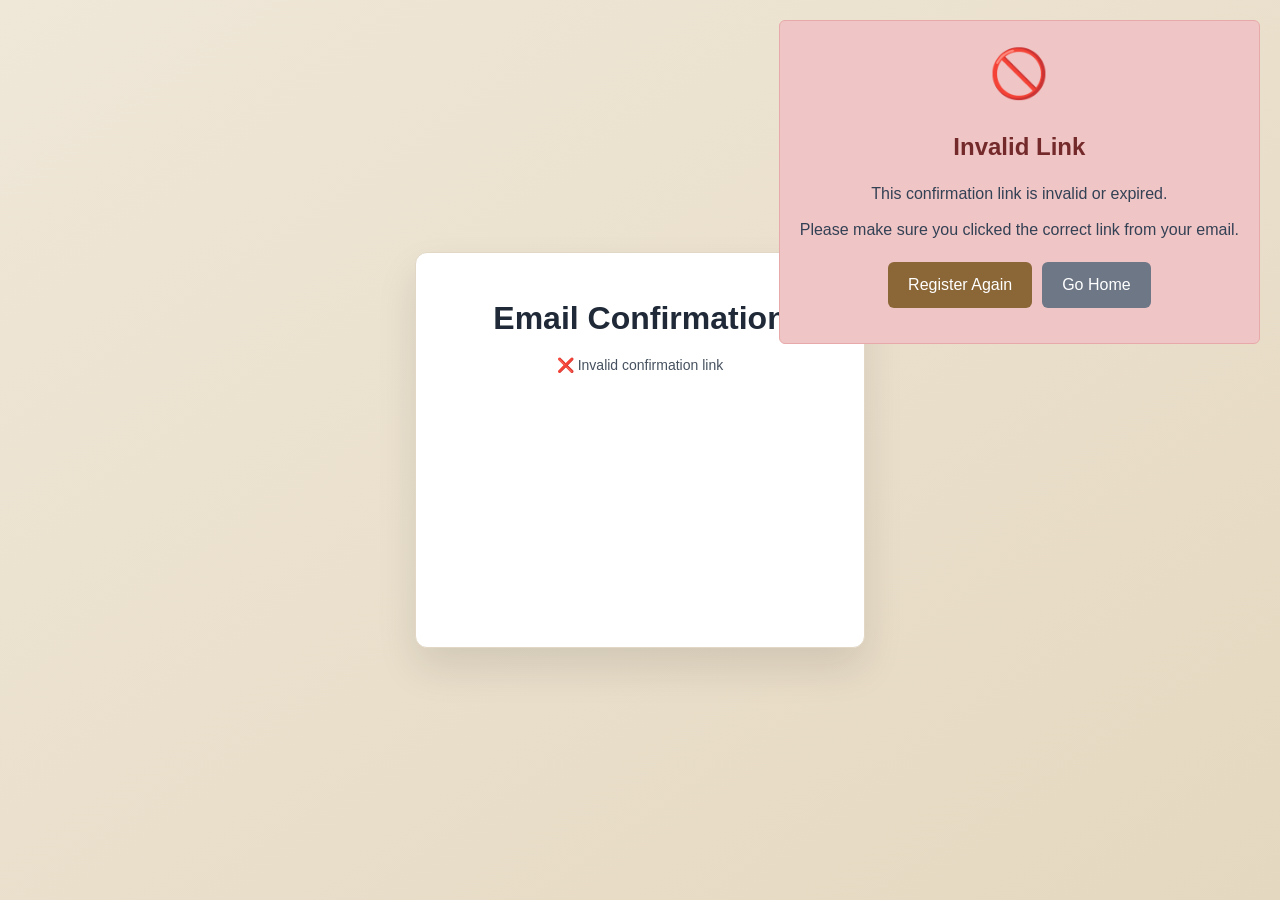
<file: auth/confirm.html>
<!--py -m http.server 5500-->
<!DOCTYPE html>
<html lang="en">
<head>
    <meta charset="UTF-8">
    <meta name="viewport" content="width=device-width, initial-scale=1.0">
    <title>Email Confirmation - Vendor Connect</title>
    <link rel="stylesheet" href="../css/styles.css">
    <link rel="stylesheet" href="../css/auth.css">
    <script src="../js/animations.js" defer></script>

</head>
<body class="auth-page">
    <div class="auth-container">
        <div class="auth-card">
            <div class="auth-header">
                <h1>Email Confirmation</h1>
                <p id="confirmationMessage">Confirming your email address...</p>
            </div>
            
            <div id="confirmationResult" class="confirmation-result">
                <div class="spinner">
                    <div class="spinner-icon">⏳</div>
                    <p>Processing...</p>
                </div>
            </div>
        </div>
    </div>

    <script src="../js/supabase-client.js?v=20260401"></script>
    <script>
        document.addEventListener('DOMContentLoaded', async function() {
            const urlParams = new URLSearchParams(window.location.search);
            const tokenHash = urlParams.get('token_hash');
            const type = urlParams.get('type');
            const redirectTo = urlParams.get('redirect_to');

            const messageEl = document.getElementById('confirmationMessage');
            const resultEl = document.getElementById('confirmationResult');

            console.log('Token Hash:', tokenHash);
            console.log('Type:', type);
            console.log('Redirect To:', redirectTo);

            if (tokenHash && type === 'signup') {
                try {
                    // Confirm the email using Supabase auth
                    const response = await fetch(`${SUPABASE_URL}/auth/v1/verify`, {
                        method: 'POST',
                        headers: {
                            'Content-Type': 'application/json',
                            'apikey': SUPABASE_ANON_KEY
                        },
                        body: JSON.stringify({
                            token_hash: tokenHash,
                            type: type
                        })
                    });

                    const result = await response.json();
                    console.log('Verification result:', result);

                    if (response.ok && result.user) {
                        messageEl.textContent = '✅ Email confirmed successfully!';
                        resultEl.innerHTML = `
                            <div class="success-message">
                                <div class="success-icon">🎉</div>
                                <h3>Welcome to Vendor Connect!</h3>
                                <p>Your email has been verified successfully. You can now log in to your account.</p>
                                <div class="button-group">
                                    <a href="../vendor-login.html" class="btn btn-primary">Login as Vendor</a>
                                    <a href="../supplier-login.html" class="btn btn-secondary">Login as Supplier</a>
                                </div>
                                <p class="redirect-info">You will be redirected automatically in <span id="countdown">5</span> seconds...</p>
                            </div>
                        `;

                        // Countdown and auto-redirect
                        let seconds = 5;
                        const countdownEl = document.getElementById('countdown');
                        const countdownInterval = setInterval(() => {
                            seconds--;
                            if (countdownEl) {
                                countdownEl.textContent = seconds;
                            }
                            if (seconds <= 0) {
                                clearInterval(countdownInterval);
                                window.location.href = redirectTo || '../vendor-login.html';
                            }
                        }, 1000);

                    } else {
                        throw new Error(result.error?.message || 'Email confirmation failed');
                    }
                } catch (error) {
                    console.error('Confirmation error:', error);
                    messageEl.textContent = '❌ Email confirmation failed';
                    resultEl.innerHTML = `
                        <div class="error-message">
                            <div class="error-icon">⚠️</div>
                            <h3>Confirmation Failed</h3>
                            <p class="error-text">${error.message}</p>
                            <p>The confirmation link may be expired or invalid.</p>
                            <div class="button-group">
                                <a href="../register.html" class="btn btn-primary">Register Again</a>
                                <a href="../index.html" class="btn btn-secondary">Go Home</a>
                            </div>
                        </div>
                    `;
                }
            } else {
                messageEl.textContent = '❌ Invalid confirmation link';
                resultEl.innerHTML = `
                    <div class="error-message">
                        <div class="error-icon">🚫</div>
                        <h3>Invalid Link</h3>
                        <p>This confirmation link is invalid or expired.</p>
                        <p>Please make sure you clicked the correct link from your email.</p>
                        <div class="button-group">
                            <a href="../register.html" class="btn btn-primary">Register Again</a>
                            <a href="../index.html" class="btn btn-secondary">Go Home</a>
                        </div>
                    </div>
                `;
            }
        });
    </script>

    <style>
        .confirmation-result {
            text-align: center;
            padding: 20px;
            min-height: 200px;
        }
        
        .spinner {
            display: flex;
            flex-direction: column;
            align-items: center;
            gap: 10px;
            color: #5b6472;
        }
        
        .spinner-icon {
            font-size: 2rem;
            animation: spin 2s linear infinite;
        }
        
        @keyframes spin {
            from { transform: rotate(0deg); }
            to { transform: rotate(360deg); }
        }
        
        .success-message {
            color: #3e7c63;
            animation: fadeIn 0.5s ease;
        }
        
        .error-message {
            color: #742a2a;
            animation: fadeIn 0.5s ease;
        }
        
        .success-icon,
        .error-icon {
            font-size: 3rem;
            margin-bottom: 15px;
        }
        
        .success-message h3,
        .error-message h3 {
            margin-bottom: 15px;
            font-size: 1.5rem;
        }
        
        .success-message p,
        .error-message p {
            margin-bottom: 10px;
            color: #334155;
        }
        
        .error-text {
            font-weight: 500;
            color: #742a2a !important;
        }
        
        .button-group {
            margin: 20px 0;
            display: flex;
            gap: 10px;
            justify-content: center;
            flex-wrap: wrap;
        }
        
        .redirect-info {
            font-size: 14px;
            color: #5b6472 !important;
            margin-top: 15px;
        }
        
        #countdown {
            font-weight: bold;
            color: #7f6033;
        }
        
        @keyframes fadeIn {
            from { opacity: 0; transform: translateY(20px); }
            to { opacity: 1; transform: translateY(0); }
        }
        
        /* Mobile responsive */
        @media (max-width: 480px) {
            .button-group {
                flex-direction: column;
                align-items: center;
            }
            
            .btn {
                width: 200px;
            }
        }
    </style>
</body>
</html>
</file>
<file: css/styles.css>
/* Reset and Base Styles */
* {
    margin: 0;
    padding: 0;
    box-sizing: border-box;
}

:root {
    --surface-base: #f4f1ea;
    --surface-soft: #fcfaf5;
    --surface-card: #ffffff;
    --text-primary: #1f2937;
    --text-secondary: #46515f;
    --line-soft: #cec1ac;
    --vendor-accent: #8b6737;
    --vendor-accent-strong: #694d27;
    --vendor-tint: #f3e8d4;
    --supplier-accent: #435a70;
    --supplier-accent-strong: #2f4252;
    --supplier-tint: #e5ebf1;
    --danger-bg: #f0c5c5;
    --danger-text: #742a2a;
    --success-accent: #3e7c63;
    --role-accent: var(--vendor-accent);
    --role-accent-strong: var(--vendor-accent-strong);
    --role-tint: var(--vendor-tint);
}

body.role-vendor {
    --role-accent: var(--vendor-accent);
    --role-accent-strong: var(--vendor-accent-strong);
    --role-tint: var(--vendor-tint);
}

body.role-supplier {
    --role-accent: var(--supplier-accent);
    --role-accent-strong: var(--supplier-accent-strong);
    --role-tint: var(--supplier-tint);
}

body {
    font-family: 'Segoe UI', Tahoma, Geneva, Verdana, sans-serif;
    line-height: 1.6;
    color: var(--text-primary);
    background-color: var(--surface-base);
}

.container {
    max-width: 1200px;
    margin: 0 auto;
    padding: 0 20px;
}

/* Button Styles */
.btn {
    display: inline-block;
    padding: 10px 20px;
    border: none;
    border-radius: 6px;
    text-decoration: none;
    font-weight: 500;
    cursor: pointer;
    transition: all 0.2s ease;
    text-align: center;
}

.btn-primary {
    background: var(--role-accent);
    color: white;
}

.btn-primary:hover {
    background: var(--role-accent-strong);
}

.btn-secondary {
    background: #6d7786;
    color: white;
}

.btn-outline {
    background: transparent;
    border: 2px solid var(--role-accent);
    color: var(--role-accent);
}

.btn-outline:hover {
    background: var(--role-accent);
    color: white;
}

.btn-success {
    background: var(--success-accent);
    color: white;
}

.btn-danger {
    background: var(--danger-text);
    color: white;
}

.btn-large {
    padding: 15px 30px;
    font-size: 16px;
}

.btn-small {
    padding: 5px 10px;
    font-size: 12px;
}

.btn-full {
    width: 100%;
}

/* Navigation */
.navbar {
    background: white;
    box-shadow: 0 2px 4px rgba(0,0,0,0.1);
    position: fixed;
    top: 0;
    width: 100%;
    z-index: 1000;
}

.nav-container {
    max-width: 1200px;
    margin: 0 auto;
    padding: 0 20px;
    display: flex;
    justify-content: space-between;
    align-items: center;
    height: 70px;
}

.nav-logo h2 {
    color: var(--role-accent);
}

.nav-menu {
    display: flex;
    gap: 20px;
    align-items: center;
}

.nav-menu a {
    text-decoration: none;
    color: #4a5568;
    font-weight: 500;
    transition: color 0.2s;
}

.nav-menu a:hover {
    color: var(--role-accent);
}

/* Hero Section */
.hero {
    background: linear-gradient(135deg, #a8edea 0%, #fed6e3 100%);
    color: #2d3748;
    padding: 120px 0 80px;
    margin-top: 70px;
}

.hero-container {
    max-width: 1200px;
    margin: 0 auto;
    padding: 0 20px;
    display: grid;
    grid-template-columns: 1fr 1fr;
    gap: 60px;
    align-items: center;
}

.hero-content h1 {
    font-size: 3.5rem;
    font-weight: 700;
    margin-bottom: 20px;
    line-height: 1.2;
}

.hero-content p {
    font-size: 1.2rem;
    margin-bottom: 30px;
    opacity: 0.9;
}

.hero-buttons {
    display: flex;
    gap: 20px;
}

.hero-card {
    background: rgba(255,255,255,0.3);
    padding: 30px;
    border-radius: 12px;
    backdrop-filter: blur(10px);
    border: 1px solid rgba(255,255,255,0.4);
}

.hero-card h3 {
    font-size: 1.5rem;
    margin-bottom: 15px;
}

/* Features Section */
.features {
    padding: 80px 0;
    background: white;
}

.features h2 {
    text-align: center;
    font-size: 2.5rem;
    margin-bottom: 60px;
    color: #2d3748;
}

.features-grid {
    display: grid;
    grid-template-columns: repeat(auto-fit, minmax(280px, 1fr));
    gap: 40px;
}

.feature-card {
    text-align: center;
    padding: 40px 20px;
    border-radius: 12px;
    box-shadow: 0 4px 6px rgba(0,0,0,0.05);
    transition: transform 0.2s;
    background: #ffffff;
}

.feature-card:hover {
    transform: translateY(-5px);
}

.feature-icon {
    font-size: 3rem;
    margin-bottom: 20px;
}

.feature-card h3 {
    font-size: 1.3rem;
    margin-bottom: 15px;
    color: #2d3748;
}

.feature-card p {
    color: #5b6472;
    line-height: 1.6;
}

/* Steps Section */
.about {
    padding: 80px 0;
    background: #f4f7f6;
}

.about h2 {
    text-align: center;
    font-size: 2.5rem;
    margin-bottom: 60px;
    color: #2d3748;
}

.steps {
    display: grid;
    grid-template-columns: repeat(auto-fit, minmax(250px, 1fr));
    gap: 40px;
}

.step {
    text-align: center;
    padding: 30px;
}

.step-number {
    width: 60px;
    height: 60px;
    background: var(--role-accent);
    color: white;
    border-radius: 50%;
    display: flex;
    align-items: center;
    justify-content: center;
    font-size: 1.5rem;
    font-weight: bold;
    margin: 0 auto 20px;
}

.step h3 {
    font-size: 1.3rem;
    margin-bottom: 10px;
    color: #2d3748;
}

/* Footer */
.footer {
    background: #2d3748;
    color: white;
    text-align: center;
    padding: 40px 0;
}

/* Utility Classes */
.hidden {
    display: none !important;
}

.spinner {
    display: inline-block;
    font-size: 14px;
    color: #65707d;
}

.error-message {
    position: fixed;
    top: 20px;
    right: 20px;
    background: var(--danger-bg);
    border: 1px solid #e7a9a9;
    color: var(--danger-text);
    padding: 15px 20px;
    border-radius: 6px;
    z-index: 1001;
}

/* Responsive Design */
@media (max-width: 768px) {
    .hero-container {
        grid-template-columns: 1fr;
        gap: 40px;
    }
    
    .hero-content h1 {
        font-size: 2.5rem;
    }
    
    .hero-buttons {
        flex-direction: column;
        align-items: center;
    }
    
    .nav-menu {
        display: none; /* Add mobile menu later */
    }
}

/* Shared animation helpers */
.animate-on-scroll {
    opacity: 0;
    transform: translateY(20px);
    transition: opacity 0.7s ease, transform 0.7s ease;
}

.animate-on-scroll.animated {
    opacity: 1;
    transform: translateY(0);
}

.navbar.scrolled {
    box-shadow: 0 10px 28px rgba(15, 23, 42, 0.15);
}

/* Landing page theme */
.landing-page {
    --bg-ivory: #f4f1ea;
    --bg-panel: #fcfaf5;
    --ink-deep: #1c2631;
    --ink-muted: #424d5b;
    --accent-gold: #8b6737;
    --accent-gold-deep: #694d27;
    --line-soft: #cec1ac;
    --shadow-elegant: 0 18px 35px rgba(31, 42, 54, 0.12);
    background:
        linear-gradient(180deg, #f7f4ee 0%, #f1ece3 100%),
        repeating-linear-gradient(90deg, rgba(28, 38, 49, 0.03) 0, rgba(28, 38, 49, 0.03) 1px, transparent 1px, transparent 80px),
        var(--bg-ivory);
    color: var(--ink-deep);
    font-family: 'Manrope', 'Segoe UI', Tahoma, Geneva, Verdana, sans-serif;
}

.landing-page h1,
.landing-page h2,
.landing-page h3,
.landing-page h4,
.landing-page .nav-logo h2,
.landing-page .hero-kicker,
.landing-page .section-kicker {
    font-family: 'Cormorant Garamond', Georgia, serif;
}

.landing-page .navbar {
    background: rgba(248, 244, 236, 0.94);
    border-bottom: 1px solid rgba(169, 128, 70, 0.26);
    backdrop-filter: blur(10px);
}

.landing-page .nav-container {
    height: 78px;
}

.landing-page .nav-logo h2 {
    letter-spacing: 0.7px;
    font-size: 1.8rem;
    color: var(--ink-deep);
}

.landing-page .nav-menu a {
    color: var(--ink-deep);
    font-weight: 600;
}

.landing-page .nav-menu a:hover {
    color: var(--accent-gold-deep);
}

.landing-page .btn {
    border-radius: 2px;
    font-weight: 700;
    letter-spacing: 0.2px;
    padding: 11px 22px;
    position: relative;
    overflow: hidden;
}

.landing-page .btn-primary {
    background: linear-gradient(135deg, var(--accent-gold), #c49a5f);
    color: #fefcf8;
    border: 1px solid #a67b42;
}

.landing-page .btn-primary:hover {
    background: linear-gradient(135deg, var(--accent-gold-deep), #b48a52);
    transform: translateY(-2px);
}

.landing-page .btn-secondary {
    background: #f2e8d9;
    color: var(--ink-deep);
    border: 1px solid #dbc7a8;
}

.landing-page .btn-secondary:hover {
    background: #e9ddc8;
}

.landing-page .btn-outline {
    border: 1px solid #c3a678;
    color: var(--ink-deep);
    background: rgba(255, 252, 246, 0.75);
}

.landing-page .btn-outline:hover {
    background: #f2e7d6;
    color: var(--ink-deep);
}

.landing-page .hero {
    margin-top: 78px;
    padding: 82px 0 76px;
    background: linear-gradient(180deg, rgba(252, 249, 242, 0.98), rgba(247, 241, 231, 0.9));
    border-bottom: 1px solid #e4d8c5;
}

.landing-page .hero-container {
    gap: 52px;
}

.landing-page .hero-kicker {
    font-size: 1.35rem;
    color: var(--accent-gold-deep);
    margin-bottom: 10px;
    font-weight: 600;
    letter-spacing: 0.6px;
}

.landing-page .hero-content h1 {
    font-size: clamp(2.5rem, 6vw, 4.35rem);
    line-height: 1.08;
    margin-bottom: 20px;
    color: var(--ink-deep);
    max-width: 14ch;
}

.landing-page .hero-content p {
    color: var(--ink-muted);
    font-size: 1.08rem;
    max-width: 58ch;
    margin-bottom: 30px;
}

.landing-page .hero-buttons {
    gap: 14px;
    flex-wrap: wrap;
    margin-bottom: 26px;
}

.landing-page .hero-highlights {
    display: grid;
    gap: 10px;
    border-top: 1px solid var(--line-soft);
    padding-top: 18px;
}

.landing-page .hero-highlights span {
    display: block;
    color: #3f4a57;
    padding-left: 22px;
    position: relative;
}

.landing-page .hero-highlights span::before {
    content: "";
    position: absolute;
    left: 0;
    top: 0.58em;
    width: 10px;
    height: 10px;
    border-radius: 2px;
    border: 1px solid var(--accent-gold);
    background: #efe2cd;
}

.landing-page .hero-image {
    display: grid;
    gap: 18px;
}

.landing-page .hero-card {
    background: linear-gradient(180deg, #fffefb, #f8f2e8);
    border: 1px solid #d9c8ac;
    border-radius: 14px;
    box-shadow: var(--shadow-elegant);
    padding: 34px;
}

.landing-page .card-label {
    margin: 0 0 6px;
    letter-spacing: 0.7px;
    text-transform: uppercase;
    font-size: 0.76rem;
    color: var(--accent-gold-deep);
    font-weight: 700;
}

.landing-page .hero-card h3 {
    font-size: 2rem;
    margin-bottom: 14px;
    color: var(--ink-deep);
}

.landing-page .hero-card ul {
    list-style: none;
    padding: 0;
    margin: 0;
    display: grid;
    gap: 10px;
}

.landing-page .hero-card li {
    color: var(--ink-muted);
    position: relative;
    padding-left: 20px;
}

.landing-page .hero-card li::before {
    content: "";
    position: absolute;
    left: 0;
    top: 0.55em;
    width: 8px;
    height: 8px;
    border-radius: 50%;
    background: var(--accent-gold);
}

.landing-page .hero-note {
    font-size: 0.96rem;
    color: #4d5662;
    padding: 14px 18px;
    border-left: 3px solid var(--accent-gold);
    background: rgba(255, 251, 243, 0.9);
    border-radius: 6px;
}

.landing-page .features,
.landing-page .about,
.landing-page .process,
.landing-page .testimonials {
    padding: 86px 0;
}

.landing-page .features {
    background: var(--bg-panel);
    border-top: 1px solid #e7ddce;
    border-bottom: 1px solid #e7ddce;
}

.landing-page .features h2,
.landing-page .about h2,
.landing-page .process h2,
.landing-page .testimonials h2 {
    text-align: center;
    font-size: clamp(2rem, 4.2vw, 3.15rem);
    margin-bottom: 48px;
    color: var(--ink-deep);
}

.landing-page .features-grid {
    display: grid;
    grid-template-columns: repeat(3, minmax(0, 1fr));
    gap: 24px;
}

.landing-page .feature-card {
    text-align: left;
    border: 1px solid #ece1d1;
    border-radius: 12px;
    box-shadow: 0 10px 26px rgba(31, 42, 54, 0.07);
    padding: 28px;
    background: #fffdf9;
}

.landing-page .feature-card:hover {
    transform: translateY(-7px);
}

.landing-page .feature-icon {
    width: 50px;
    height: 50px;
    display: inline-flex;
    align-items: center;
    justify-content: center;
    border: 1px solid #d9bf95;
    color: var(--accent-gold-deep);
    font-size: 1rem;
    font-weight: 700;
    border-radius: 3px;
    margin-bottom: 18px;
}

.landing-page .feature-card h3 {
    font-size: 1.52rem;
    margin-bottom: 10px;
}

.landing-page .feature-card p {
    color: var(--ink-muted);
}

.landing-page .about {
    background: linear-gradient(160deg, #f3ecde, #ebdfc9);
}

.landing-page .about-grid {
    display: grid;
    grid-template-columns: 1.25fr 1fr;
    gap: 30px;
    align-items: center;
}

.landing-page .about h2 {
    text-align: left;
    margin-bottom: 16px;
}

.landing-page .section-kicker {
    color: var(--accent-gold-deep);
    letter-spacing: 0.45px;
    font-size: 1.22rem;
    margin-bottom: 8px;
}

.landing-page .about-copy p {
    color: #424d5a;
    margin-bottom: 14px;
    max-width: 60ch;
}

.landing-page .about-panel {
    background: rgba(255, 251, 243, 0.95);
    border: 1px solid #e1cfb0;
    border-radius: 12px;
    padding: 30px;
    box-shadow: 0 12px 28px rgba(31, 42, 54, 0.09);
}

.landing-page .about-panel h3 {
    margin-bottom: 12px;
    font-size: 1.8rem;
}

.landing-page .about-panel ul {
    margin: 0;
    padding-left: 20px;
    color: #495364;
    display: grid;
    gap: 8px;
}

.landing-page .process {
    background: #f8f5ee;
}

.landing-page .workflow-grid {
    display: grid;
    grid-template-columns: repeat(2, minmax(280px, 1fr));
    gap: 24px;
}

.landing-page .workflow-card {
    border-radius: 12px;
    border: 1px solid #dfd2bc;
    background: #fffdfa;
    box-shadow: 0 10px 24px rgba(31, 42, 54, 0.06);
    padding: 28px;
}

.landing-page .workflow-card h3 {
    font-size: 2rem;
    margin-bottom: 18px;
    color: var(--ink-deep);
}

.landing-page .workflow-card ol {
    list-style: none;
    margin: 0;
    padding: 0;
    display: grid;
    gap: 14px;
}

.landing-page .workflow-card li {
    display: grid;
    grid-template-columns: 44px 1fr;
    gap: 14px;
    padding: 14px;
    border-radius: 10px;
    background: #f8f3ea;
    border: 1px solid #e6d9c4;
}

.landing-page .workflow-card li > span {
    width: 44px;
    height: 44px;
    display: inline-flex;
    align-items: center;
    justify-content: center;
    background: var(--ink-deep);
    color: #f7f2e8;
    font-weight: 700;
    border-radius: 8px;
    letter-spacing: 0.4px;
    font-size: 0.8rem;
}

.landing-page .workflow-card h4 {
    margin: 1px 0 4px;
    font-size: 1rem;
    color: #243140;
    font-family: 'Manrope', 'Segoe UI', Tahoma, Geneva, Verdana, sans-serif;
}

.landing-page .workflow-card p {
    margin: 0;
    color: var(--ink-muted);
    font-size: 0.95rem;
    line-height: 1.55;
}

.landing-page .workflow-card.vendor-workflow {
    border-color: #ddc8a6;
    background: linear-gradient(180deg, #fffdf8, #f6ecdc);
}

.landing-page .workflow-card.vendor-workflow h3 {
    color: #694d27;
}

.landing-page .workflow-card.vendor-workflow li {
    background: #f7efe1;
    border-color: #e6d4b8;
}

.landing-page .workflow-card.vendor-workflow li > span {
    background: #7b5b31;
}

.landing-page .workflow-card.supplier-workflow {
    border-color: #c5d1dc;
    background: linear-gradient(180deg, #fbfdff, #edf2f7);
}

.landing-page .workflow-card.supplier-workflow h3 {
    color: #384f63;
}

.landing-page .workflow-card.supplier-workflow li {
    background: #eef3f8;
    border-color: #d7e0e9;
}

.landing-page .workflow-card.supplier-workflow li > span {
    background: #4b6277;
}

.landing-page .testimonials {
    background: #222c37;
    border-top: 1px solid rgba(231, 207, 165, 0.35);
}

.landing-page .testimonials h2 {
    color: #f6f2ea;
}

.landing-page .testimonials-grid {
    display: grid;
    grid-template-columns: repeat(auto-fit, minmax(240px, 1fr));
    gap: 20px;
}

.landing-page .quote {
    background: rgba(255, 251, 244, 0.1);
    border: 1px solid rgba(224, 198, 153, 0.45);
    border-radius: 12px;
    padding: 26px;
    backdrop-filter: blur(6px);
}

.landing-page .quote p {
    color: #e5c38f;
    margin-bottom: 10px;
    text-transform: uppercase;
    font-size: 0.79rem;
    letter-spacing: 1px;
    font-weight: 700;
}

.landing-page .quote h4 {
    color: #f4eee3;
    font-size: 1.06rem;
    font-family: 'Manrope', 'Segoe UI', Tahoma, Geneva, Verdana, sans-serif;
    line-height: 1.65;
    letter-spacing: 0.1px;
}

.landing-page .cta-band {
    padding: 76px 0;
    background: linear-gradient(135deg, #e9dbc2, #dcc4a0);
    border-top: 1px solid #c7ab81;
}

.landing-page .cta-content {
    text-align: center;
    max-width: 780px;
    margin: 0 auto;
}

.landing-page .cta-content h2 {
    font-size: clamp(2.1rem, 4.8vw, 3.35rem);
    margin-bottom: 14px;
    color: var(--ink-deep);
}

.landing-page .cta-content p {
    color: #4d5664;
    margin-bottom: 24px;
}

.landing-page .footer {
    background: #1d2530;
    color: #eaddc8;
}

@media (max-width: 1024px) {
    .landing-page .hero-container,
    .landing-page .about-grid {
        grid-template-columns: 1fr;
    }

    .landing-page .features-grid {
        grid-template-columns: repeat(2, minmax(0, 1fr));
    }

    .landing-page .workflow-grid {
        grid-template-columns: 1fr;
    }

    .landing-page .about h2 {
        text-align: center;
    }

    .landing-page .about-copy p {
        max-width: 100%;
    }
}

@media (max-width: 768px) {
    .landing-page .features-grid {
        grid-template-columns: 1fr;
    }

    .landing-page .hero {
        padding: 60px 0 54px;
    }

    .landing-page .hero-content h1 {
        font-size: clamp(2rem, 9vw, 3rem);
    }

    .landing-page .hero-buttons {
        align-items: stretch;
    }

    .landing-page .hero-highlights {
        gap: 9px;
    }

    .landing-page .workflow-card {
        padding: 22px;
    }

    .landing-page .workflow-card li {
        grid-template-columns: 40px 1fr;
        gap: 12px;
        padding: 12px;
    }

    .landing-page .workflow-card li > span {
        width: 40px;
        height: 40px;
    }

    .landing-page .hero-card {
        padding: 26px;
    }

    .landing-page .features,
    .landing-page .about,
    .landing-page .process,
    .landing-page .testimonials,
    .landing-page .cta-band {
        padding: 62px 0;
    }

    .landing-page .features h2,
    .landing-page .about h2,
    .landing-page .process h2,
    .landing-page .testimonials h2,
    .landing-page .cta-content h2 {
        margin-bottom: 34px;
    }
}
</file>
<file: css/auth.css>
/* Authentication Pages Styles */
.auth-container {
    min-height: 100vh;
    display: flex;
    align-items: center;
    justify-content: center;
    background: linear-gradient(145deg, #efe7d8 0%, #e5d8c0 100%);
    padding: 20px;
}

body.role-vendor.auth-page .auth-container {
    background: linear-gradient(145deg, #efe7d8 0%, #e2d2b4 100%);
}

body.role-supplier.auth-page .auth-container {
    background: linear-gradient(145deg, #e8edf2 0%, #d6dee7 100%);
}

.auth-card {
    background: white;
    border-radius: 12px;
    border: 1px solid #e2d7c5;
    box-shadow: 0 20px 40px rgba(0,0,0,0.1);
    padding: 40px;
    width: 100%;
    max-width: 450px;
    margin: 0 auto;
}

.register-card {
    max-width: 600px;
}

.auth-header {
    text-align: center;
    margin-bottom: 30px;
}

.auth-header h1 {
    color: var(--text-primary, #1f2937);
    margin-bottom: 10px;
    font-size: 2rem;
}

.auth-header p {
    color: var(--text-secondary, #46515f);
    font-size: 14px;
}

.auth-form {
    display: flex;
    flex-direction: column;
    gap: 20px;
}

.form-row {
    display: grid;
    grid-template-columns: 1fr 1fr;
    gap: 20px;
}

.form-group {
    display: flex;
    flex-direction: column;
}

.form-group label {
    font-weight: 500;
    margin-bottom: 8px;
    color: #334155;
}

.form-group input,
.form-group select,
.form-group textarea {
    padding: 12px;
    border: 2px solid #d7dde5;
    border-radius: 6px;
    font-size: 14px;
    transition: border-color 0.2s;
}

.form-group input::placeholder,
.form-group textarea::placeholder {
    color: #4f5b6a;
}

.form-group input:focus,
.form-group select:focus,
.form-group textarea:focus {
    outline: none;
    border-color: var(--role-accent, #a98046);
    box-shadow: 0 0 0 3px rgba(169, 128, 70, 0.15);
}

body.role-supplier .form-group input:focus,
body.role-supplier .form-group select:focus,
body.role-supplier .form-group textarea:focus {
    box-shadow: 0 0 0 3px rgba(78, 100, 121, 0.15);
}

.form-group small {
    color: #46515f;
    font-size: 12px;
    margin-top: 4px;
}

.address-section {
    border-top: 1px solid #d8dee6;
    padding-top: 20px;
    margin-top: 10px;
}

.address-section h4 {
    color: #334155;
    margin-bottom: 15px;
    font-size: 16px;
}

.auth-links {
    text-align: center;
    margin-top: 20px;
    padding-top: 20px;
    border-top: 1px solid #d8dee6;
}

.auth-links p {
    color: #46515f;
    font-size: 14px;
}

.auth-links a {
    color: var(--role-accent, #a98046);
    text-decoration: none;
    font-weight: 500;
}

.auth-links a:hover {
    text-decoration: underline;
}

.success-message {
    position: fixed;
    top: 20px;
    right: 20px;
    background: #3e7c63;
    color: white;
    padding: 15px 20px;
    border-radius: 6px;
    z-index: 1001;
    box-shadow: 0 4px 6px rgba(0,0,0,0.1);
}

/* Responsive */
@media (max-width: 768px) {
    .auth-container {
        padding: 10px;
    }
    
    .auth-card {
        padding: 30px 20px;
    }
    
    .form-row {
        grid-template-columns: 1fr;
        gap: 15px;
    }
}
</file>
<file: css/dashboard.css>
/* Dashboard Layout */
.dashboard-page {
    --dash-accent: var(--role-accent, #8b6737);
    --dash-accent-strong: var(--role-accent-strong, #694d27);
    --dash-tint: var(--role-tint, #f3e8d4);
    --dash-bg: #f6f2ea;
    --dash-panel: #ffffff;
    --dash-border: #d8ccb8;
    --dash-text: #1f2937;
    --dash-muted: #46515f;
}

.dashboard-nav {
    background: white;
    box-shadow: 0 2px 4px rgba(0,0,0,0.1);
    border-bottom: 1px solid var(--dash-border);
    padding: 0 20px;
    display: flex;
    justify-content: space-between;
    align-items: center;
    height: 70px;
    position: fixed;
    top: 0;
    left: 0;
    right: 0;
    z-index: 1000;
}

.nav-brand h2 {
    color: var(--dash-accent);
    margin: 0;
    font-size: 1.5rem;
}

.nav-user {
    display: flex;
    align-items: center;
    gap: 15px;
}

.nav-user span {
    font-weight: 500;
    color: var(--dash-text);
}

.dashboard-container {
    display: flex;
    margin-top: 70px;
    min-height: calc(100vh - 70px);
}

.sidebar {
    width: 250px;
    background: white;
    box-shadow: 2px 0 4px rgba(0,0,0,0.1);
    border-right: 1px solid var(--dash-border);
    padding: 20px 0;
    position: fixed;
    left: 0;
    top: 70px;
    bottom: 0;
    overflow-y: auto;
}

.sidebar-menu {
    display: flex;
    flex-direction: column;
}

.menu-item {
    display: flex;
    align-items: center;
    gap: 12px;
    padding: 15px 20px;
    border: none;
    background: none;
    text-align: left;
    cursor: pointer;
    transition: all 0.2s ease;
    font-size: 14px;
    font-weight: 500;
    color: var(--dash-text);
    position: relative;
    text-decoration: none;
}

.menu-item:hover {
    background: #e8e0d3;
}

.menu-item.active {
    background: var(--dash-tint);
    color: var(--dash-accent-strong);
    border-right: 3px solid var(--dash-accent);
}

.menu-icon {
    font-size: 18px;
    min-width: 18px;
}

.cart-count, 
.orders-count {
    background: #b4232f;
    color: white;
    padding: 2px 6px;
    border-radius: 10px;
    font-size: 11px;
    min-width: 18px;
    text-align: center;
    position: absolute;
    right: 15px;
    font-weight: 600;
}

.main-content {
    flex: 1;
    margin-left: 250px;
    padding: 30px;
    background: var(--dash-bg);
    overflow-y: auto;
    min-height: calc(100vh - 70px);
}

.tab-content {
    display: none;
    animation: fadeIn 0.3s ease;
}

.tab-content.active {
    display: block;
}

@keyframes fadeIn {
    from { opacity: 0; transform: translateY(10px); }
    to { opacity: 1; transform: translateY(0); }
}

.content-header {
    margin-bottom: 30px;
}

.content-header h1 {
    font-size: 2rem;
    color: var(--dash-text);
    margin-bottom: 8px;
    font-weight: 700;
}

.content-header p {
    color: var(--dash-muted);
    font-size: 16px;
}

/* Stats Grid */
.stats-grid {
    display: grid;
    grid-template-columns: repeat(auto-fit, minmax(240px, 1fr));
    gap: 20px;
    margin-bottom: 40px;
}

.stat-card {
    background: white;
    padding: 24px;
    border-radius: 12px;
    box-shadow: 0 2px 4px rgba(0,0,0,0.1);
    display: flex;
    align-items: center;
    gap: 16px;
    transition: transform 0.2s ease;
}

.stat-card:hover {
    transform: translateY(-2px);
}

.stat-icon {
    font-size: 2rem;
    padding: 12px;
    background: var(--dash-tint);
    border-radius: 8px;
    min-width: 60px;
    text-align: center;
}

.stat-info h3 {
    font-size: 1.8rem;
    font-weight: 700;
    color: var(--dash-text);
    margin-bottom: 4px;
    margin: 0;
}

.stat-info p {
    color: var(--dash-muted);
    font-size: 14px;
    margin: 0;
}

/* Search and Filters */
.search-section {
    margin-bottom: 30px;
}

.search-box {
    display: flex;
    gap: 10px;
    max-width: 500px;
    align-items: center;
}

.search-actions {
    display: flex;
    gap: 10px;
    align-items: center;
}

.search-box input {
    flex: 1;
    padding: 12px 16px;
    border: 2px solid #d6dde6;
    border-radius: 8px;
    font-size: 14px;
    transition: border-color 0.2s ease;
}

.search-box input:focus {
    outline: none;
    border-color: var(--dash-accent);
    box-shadow: 0 0 0 3px rgba(169, 128, 70, 0.15);
}

body.role-supplier .search-box input:focus {
    box-shadow: 0 0 0 3px rgba(78, 100, 121, 0.15);
}

.filters-section {
    margin-bottom: 20px;
    display: flex;
    gap: 15px;
    align-items: center;
}

.filters-section select {
    padding: 10px 12px;
    border: 2px solid #d6dde6;
    border-radius: 6px;
    font-size: 14px;
    background: white;
    cursor: pointer;
}

.filters-section input {
    flex: 1;
    max-width: 300px;
    padding: 10px 12px;
    border: 2px solid #d6dde6;
    border-radius: 6px;
    font-size: 14px;
}

.filters-section button {
    white-space: nowrap;
}

.inventory-controls {
    margin-bottom: 20px;
}

.search-filter {
    display: flex;
    gap: 15px;
    align-items: center;
}

.search-filter input {
    flex: 1;
    max-width: 300px;
    padding: 10px 12px;
    border: 2px solid #d6dde6;
    border-radius: 6px;
    font-size: 14px;
}

.search-filter button {
    white-space: nowrap;
}

/* Ingredients Section */
.ingredients-section {
    margin-top: 30px;
}

.ingredients-header {
    display: flex;
    justify-content: space-between;
    align-items: center;
    margin-bottom: 20px;
    flex-wrap: wrap;
    gap: 15px;
}

.ingredients-header h3 {
    color: var(--dash-text);
    font-size: 1.3rem;
    margin: 0;
}

.ingredients-grid {
    display: grid;
    grid-template-columns: repeat(auto-fill, minmax(280px, 1fr));
    gap: 15px;
}

.ingredient-card {
    background: white;
    border-radius: 8px;
    box-shadow: 0 2px 4px rgba(0,0,0,0.1);
    overflow: hidden;
    transition: all 0.2s ease;
}

.ingredient-card:hover {
    transform: translateY(-2px);
    box-shadow: 0 4px 8px rgba(0,0,0,0.15);
}

.ingredient-checkbox {
    display: block;
    cursor: pointer;
    padding: 15px;
    margin: 0;
}

.ingredient-checkbox input[type="checkbox"] {
    margin-right: 12px;
    transform: scale(1.2);
    cursor: pointer;
}

.ingredient-content {
    display: flex;
    align-items: center;
    gap: 12px;
}

.ingredient-image {
    width: 40px;
    height: 40px;
    border-radius: 6px;
    object-fit: cover;
    flex-shrink: 0;
}

.ingredient-info {
    flex: 1;
}

.ingredient-name {
    display: block;
    font-weight: 500;
    color: var(--dash-text);
    margin-bottom: 4px;
    text-transform: capitalize;
}

.ingredient-amount {
    font-size: 12px;
    color: var(--dash-muted);
}

.recipe-modal {
    position: fixed;
    inset: 0;
    background: rgba(17, 24, 39, 0.5);
    display: flex;
    align-items: center;
    justify-content: center;
    z-index: 1200;
    padding: 16px;
}

.recipe-card-modal {
    width: min(680px, 100%);
    max-height: 85vh;
    background: #ffffff;
    border-radius: 14px;
    box-shadow: 0 20px 45px rgba(15, 23, 42, 0.25);
    position: relative;
    overflow: hidden;
}

.recipe-card-content {
    padding: 24px;
    overflow-y: auto;
    max-height: 85vh;
}

.recipe-card-content h3 {
    margin: 0 0 8px;
    color: var(--dash-text);
    font-size: 1.4rem;
}

.recipe-card-content h4 {
    margin: 18px 0 8px;
    color: var(--dash-accent-strong);
    font-size: 1rem;
}

.recipe-meta {
    margin: 0 0 10px;
    color: var(--dash-muted);
    font-size: 13px;
}

.recipe-card-content ul {
    margin: 0;
    padding-left: 20px;
    color: #1e293b;
}

.recipe-card-content ol {
    margin: 0;
    padding-left: 22px;
    color: #1e293b;
}

.recipe-card-content li {
    margin-bottom: 6px;
    font-size: 14px;
    line-height: 1.6;
}

.recipe-card-content p {
    color: #334155;
    font-size: 14px;
    line-height: 1.6;
}

.recipe-close-btn {
    position: absolute;
    top: 10px;
    right: 10px;
    width: 34px;
    height: 34px;
    border: none;
    border-radius: 999px;
    background: #e2e8f0;
    color: #1e293b;
    font-size: 20px;
    line-height: 1;
    cursor: pointer;
}

.recipe-close-btn:hover {
    background: #cbd5e1;
}

/* Items Grid */
.items-grid {
    display: grid;
    grid-template-columns: repeat(auto-fill, minmax(280px, 1fr));
    gap: 20px;
}

.item-card {
    background: white;
    border-radius: 12px;
    box-shadow: 0 2px 4px rgba(0,0,0,0.1);
    padding: 20px;
    transition: all 0.2s ease;
}

.item-card:hover {
    transform: translateY(-2px);
    box-shadow: 0 4px 8px rgba(0,0,0,0.15);
}

.item-info h4 {
    color: var(--dash-text);
    margin-bottom: 8px;
    font-size: 1.1rem;
    font-weight: 600;
}

.item-category {
    color: var(--dash-muted);
    font-size: 12px;
    text-transform: capitalize;
    margin-bottom: 4px;
    background: #e8edf2;
    padding: 2px 8px;
    border-radius: 12px;
    display: inline-block;
}

.item-supplier {
    color: var(--dash-accent-strong);
    font-size: 12px;
    margin-bottom: 8px;
    font-weight: 500;
}

.item-price {
    font-weight: 600;
    color: var(--success-accent, #3e7c63);
    font-size: 16px;
}

/* Cart Section */
.cart-section {
    margin-bottom: 30px;
}

.cart-stock-warning {
    background: #fff7ed;
    border: 1px solid #fdba74;
    color: #9a3412;
    border-radius: 12px;
    padding: 14px 16px;
    margin-bottom: 16px;
    box-shadow: 0 2px 4px rgba(0,0,0,0.06);
}

.cart-stock-warning strong {
    display: block;
    margin-bottom: 4px;
    font-size: 14px;
}

.cart-stock-warning p {
    margin: 0;
    font-size: 13px;
    color: #9a3412;
}

.cart-item {
    background: white;
    border-radius: 8px;
    padding: 20px;
    margin-bottom: 15px;
    display: flex;
    justify-content: space-between;
    align-items: center;
    gap: 20px;
    box-shadow: 0 2px 4px rgba(0,0,0,0.1);
}

.cart-item-info {
    flex: 1;
}

.cart-item-info h4 {
    color: var(--dash-text);
    margin-bottom: 8px;
    font-size: 1.1rem;
    font-weight: 600;
}

.cart-item-info p {
    color: var(--dash-muted);
    font-size: 14px;
    margin-bottom: 4px;
}

.cart-item-supplier {
    color: var(--dash-accent-strong) !important;
    font-weight: 600;
}

.cart-supplier-picker {
    margin: 4px 0 8px;
}

.cart-supplier-label {
    display: block;
    font-size: 12px;
    color: #384454;
    margin-bottom: 4px;
    font-weight: 600;
}

.cart-supplier-select {
    width: 100%;
    max-width: 360px;
    border: 1px solid #cbd5e1;
    border-radius: 8px;
    padding: 8px 10px;
    font-size: 13px;
    color: #0f172a;
    background: #ffffff;
}

.cart-supplier-select:focus {
    outline: none;
    border-color: var(--dash-accent);
    box-shadow: 0 0 0 3px rgba(169, 128, 70, 0.15);
}

body.role-supplier .cart-supplier-select:focus {
    box-shadow: 0 0 0 3px rgba(78, 100, 121, 0.15);
}

.cart-item-status {
    display: inline-flex;
    align-items: center;
    gap: 6px;
    padding: 4px 10px;
    border-radius: 999px;
    font-size: 12px;
    font-weight: 700;
    margin: 6px 0 8px;
    width: fit-content;
}

.cart-item-status.in-stock {
    background: #dcfce7;
    color: #166534;
}

.cart-item-status.out-of-stock {
    background: #fee2e2;
    color: #991b1b;
}

.cart-item-info .item-availability-note {
    font-size: 12px;
    color: var(--dash-muted);
}

.cart-item-price {
    font-weight: 600;
    color: var(--success-accent, #3e7c63) !important;
    font-size: 16px;
}

.cart-footer .btn:disabled {
    background: #cbd5e1;
    color: #64748b;
    cursor: not-allowed;
    opacity: 0.8;
}

.cart-footer {
    background: white;
    padding: 20px;
    border-radius: 8px;
    display: flex;
    justify-content: space-between;
    align-items: center;
    box-shadow: 0 2px 4px rgba(0,0,0,0.1);
    flex-wrap: wrap;
    gap: 15px;
}

.cart-total h3 {
    color: var(--dash-text);
    font-size: 1.5rem;
    margin: 0;
}

.empty-cart {
    background: white;
    padding: 60px;
    text-align: center;
    border-radius: 12px;
    color: var(--dash-muted);
    font-size: 16px;
}

/* Supplier Dashboard Specific */
.inventory-grid {
    display: grid;
    grid-template-columns: repeat(auto-fill, minmax(320px, 1fr));
    gap: 20px;
}

.inventory-item {
    background: white;
    border-radius: 12px;
    padding: 20px;
    box-shadow: 0 2px 4px rgba(0,0,0,0.1);
    transition: transform 0.2s ease;
}

.inventory-item:hover {
    transform: translateY(-2px);
}

.item-actions {
    margin-top: 15px;
    display: flex;
    gap: 10px;
    flex-wrap: wrap;
}

.item-stock {
    font-weight: 500;
    color: #334155;
}

.item-status {
    font-size: 12px;
    padding: 4px 8px;
    border-radius: 12px;
    font-weight: 500;
    display: inline-block;
    margin-top: 8px;
}

.in-stock {
    background: #dcfce7;
    color: #166534;
}

.out-of-stock {
    background: #fee2e2;
    color: #991b1b;
}

.add-item-form {
    background: white;
    padding: 30px;
    border-radius: 12px;
    box-shadow: 0 2px 4px rgba(0,0,0,0.1);
    max-width: 600px;
}

.orders-filter {
    margin-bottom: 20px;
}

.orders-list {
    display: flex;
    flex-direction: column;
    gap: 20px;
}

.order-card {
    background: white;
    border-radius: 12px;
    padding: 24px;
    box-shadow: 0 2px 4px rgba(0,0,0,0.1);
    transition: transform 0.2s ease;
}

.order-card:hover {
    transform: translateY(-2px);
}

.order-header {
    display: flex;
    justify-content: space-between;
    align-items: flex-start;
    margin-bottom: 15px;
    flex-wrap: wrap;
    gap: 15px;
}

.order-info h4 {
    color: var(--dash-text);
    margin-bottom: 8px;
    font-size: 1.1rem;
    font-weight: 600;
}

.order-info p {
    color: var(--dash-muted);
    font-size: 14px;
    margin-bottom: 4px;
}

.status-select {
    padding: 8px 12px;
    border: 2px solid #d6dde6;
    border-radius: 6px;
    font-size: 14px;
    background: white;
    cursor: pointer;
    min-width: 120px;
}

.order-details {
    margin-bottom: 20px;
    padding-bottom: 15px;
    border-bottom: 1px solid #d6dde6;
}

.order-details p {
    margin-bottom: 8px;
    color: #334155;
}

.order-details strong {
    font-weight: 600;
}

.order-items {
    background: #f8fafc;
    padding: 15px;
    border-radius: 8px;
}

.order-items h5 {
    margin-bottom: 10px;
    color: #334155;
    font-size: 14px;
    font-weight: 600;
}

.order-item:last-child {
    border-bottom: none;
}

.order-item span {
    font-size: 14px;
    color: #334155;
}

.order-items-header {
    display: grid;
    grid-template-columns: 2fr 1.5fr 1.5fr 1.5fr;
    gap: 10px;
    padding: 10px 0 12px 0;
    border-bottom: 2px solid #d1d5db;
    font-weight: 600;
    color: #334155;
    font-size: 13px;
    text-transform: uppercase;
    letter-spacing: 0.5px;
}

.order-item {
    display: grid;
    grid-template-columns: 2fr 1.5fr 1.5fr 1.5fr;
    gap: 10px;
    padding: 8px 0;
    border-bottom: 1px solid #d6dde6;
    align-items: center;
}

.order-item span.col-item,
.order-items-header span.col-item {
    text-align: left;
}

.order-item span.col-quantity,
.order-items-header span.col-quantity,
.order-item span.col-price,
.order-items-header span.col-price,
.order-item span.col-total,
.order-items-header span.col-total {
    text-align: right;
    font-variant-numeric: tabular-nums;
}

.status-delivered {
    display: inline-block;
    background: #d1fae5;
    color: #065f46;
    padding: 6px 12px;
    border-radius: 6px;
    font-weight: 500;
    font-size: 14px;
}

.ingredient-tag {
    background: #fef3c7;
    color: #92400e;
    padding: 2px 6px;
    border-radius: 4px;
    font-size: 11px;
    font-weight: 500;
}

.profile-form {
    background: white;
    padding: 30px;
    border-radius: 12px;
    box-shadow: 0 2px 4px rgba(0,0,0,0.1);
    max-width: 600px;
}

/* Utility Classes */
.spinner-section {
    display: flex;
    justify-content: center;
    align-items: center;
    padding: 40px;
    background: white;
    border-radius: 12px;
}

.no-results {
    text-align: center;
    padding: 40px;
    color: var(--dash-muted);
    background: white;
    border-radius: 12px;
}

.empty-inventory,
.empty-orders {
    background: white;
    padding: 60px;
    text-align: center;
    border-radius: 12px;
    color: var(--dash-muted);
    font-size: 16px;
}

.recent-section {
    background: white;
    padding: 24px;
    border-radius: 12px;
    box-shadow: 0 2px 4px rgba(0,0,0,0.1);
}

.recent-section h2 {
    margin-bottom: 15px;
    color: var(--dash-text);
    font-size: 1.3rem;
    font-weight: 600;
}

.recent-orders {
    display: flex;
    flex-direction: column;
    gap: 10px;
    margin-top: 15px;
}

.recent-order {
    display: flex;
    justify-content: space-between;
    align-items: center;
    padding: 12px;
    background: #f8fafc;
    border-radius: 6px;
    font-size: 14px;
}

/* Status Colors */
.status-pending {
    color: #8a5300;
    font-weight: 500;
}

.status-confirmed {
    color: var(--dash-accent-strong);
    font-weight: 500;
}

.status-preparing {
    color: #516a82;
    font-weight: 500;
}

.status-ready {
    color: var(--success-accent, #3e7c63);
    font-weight: 500;
}

.status-delivered {
    color: var(--success-accent, #3e7c63);
    font-weight: 500;
}

.status-cancelled {
    color: #b4232f;
    font-weight: 500;
}

/* Form Styles */
.form-row {
    display: grid;
    grid-template-columns: 1fr 1fr;
    gap: 20px;
    margin-bottom: 20px;
}

.form-group {
    display: flex;
    flex-direction: column;
    margin-bottom: 20px;
}

.form-group label {
    font-weight: 500;
    margin-bottom: 8px;
    color: #2f3a48;
}

.form-group input,
.form-group select,
.form-group textarea {
    padding: 12px;
    border: 2px solid #d6dde6;
    border-radius: 6px;
    font-size: 14px;
    transition: border-color 0.2s ease;
}

.search-box input::placeholder,
.filters-section input::placeholder,
.search-filter input::placeholder,
.form-group input::placeholder,
.form-group textarea::placeholder {
    color: #4f5b6a;
}

.form-group input:focus,
.form-group select:focus,
.form-group textarea:focus {
    outline: none;
    border-color: var(--dash-accent);
    box-shadow: 0 0 0 3px rgba(169, 128, 70, 0.15);
}

body.role-supplier .form-group input:focus,
body.role-supplier .form-group select:focus,
body.role-supplier .form-group textarea:focus {
    box-shadow: 0 0 0 3px rgba(78, 100, 121, 0.15);
}

.address-section {
    border-top: 1px solid #d6dde6;
    padding-top: 20px;
    margin-top: 20px;
}

.address-section h4 {
    color: #374151;
    margin-bottom: 15px;
    font-size: 16px;
    font-weight: 600;
}

/* Responsive Design */
@media (max-width: 1024px) {
    .sidebar {
        width: 200px;
    }
    
    .main-content {
        margin-left: 200px;
    }
}

@media (max-width: 768px) {
    .dashboard-container {
        flex-direction: column;
    }
    
    .sidebar {
        position: relative;
        width: 100%;
        height: auto;
        top: 0;
        padding: 10px 0;
        box-shadow: 0 2px 4px rgba(0,0,0,0.1);
    }
    
    .sidebar-menu {
        flex-direction: row;
        overflow-x: auto;
        padding: 0 10px;
    }
    
    .menu-item {
        min-width: 100px;
        justify-content: center;
        flex-direction: column;
        gap: 4px;
        padding: 10px;
        border-right: none;
        border-bottom: 3px solid transparent;
    }
    
    .menu-item.active {
        border-right: none;
        border-bottom: 3px solid var(--dash-accent);
    }
    
    .menu-icon {
        font-size: 16px;
    }
    
    .main-content {
        margin-left: 0;
        padding: 20px;
    }
    
    .stats-grid {
        grid-template-columns: repeat(auto-fit, minmax(150px, 1fr));
        gap: 15px;
    }
    
    .stat-card {
        padding: 16px;
        flex-direction: column;
        text-align: center;
    }
    
    .ingredients-grid,
    .items-grid,
    .inventory-grid {
        grid-template-columns: 1fr;
    }
    
    .cart-footer {
        flex-direction: column;
        text-align: center;
    }
    
    .order-header {
        flex-direction: column;
        align-items: stretch;
    }
    
    .form-row {
        grid-template-columns: 1fr;
        gap: 15px;
    }
    
    .search-box {
        flex-direction: column;
    }

    .search-actions {
        width: 100%;
    }
    
    .filters-section,
    .search-filter {
        flex-direction: column;
        align-items: stretch;
    }
    
    .ingredients-header {
        flex-direction: column;
        align-items: stretch;
    }
}

@media (max-width: 480px) {
    .dashboard-nav {
        padding: 0 15px;
    }
    
    .nav-brand h2 {
        font-size: 1.2rem;
    }
    
    .main-content {
        padding: 15px;
    }
    
    .content-header h1 {
        font-size: 1.5rem;
    }
    
    .stat-card {
        padding: 12px;
    }
    
    .order-card,
    .item-card,
    .inventory-item {
        padding: 15px;
    }
}
</file>
